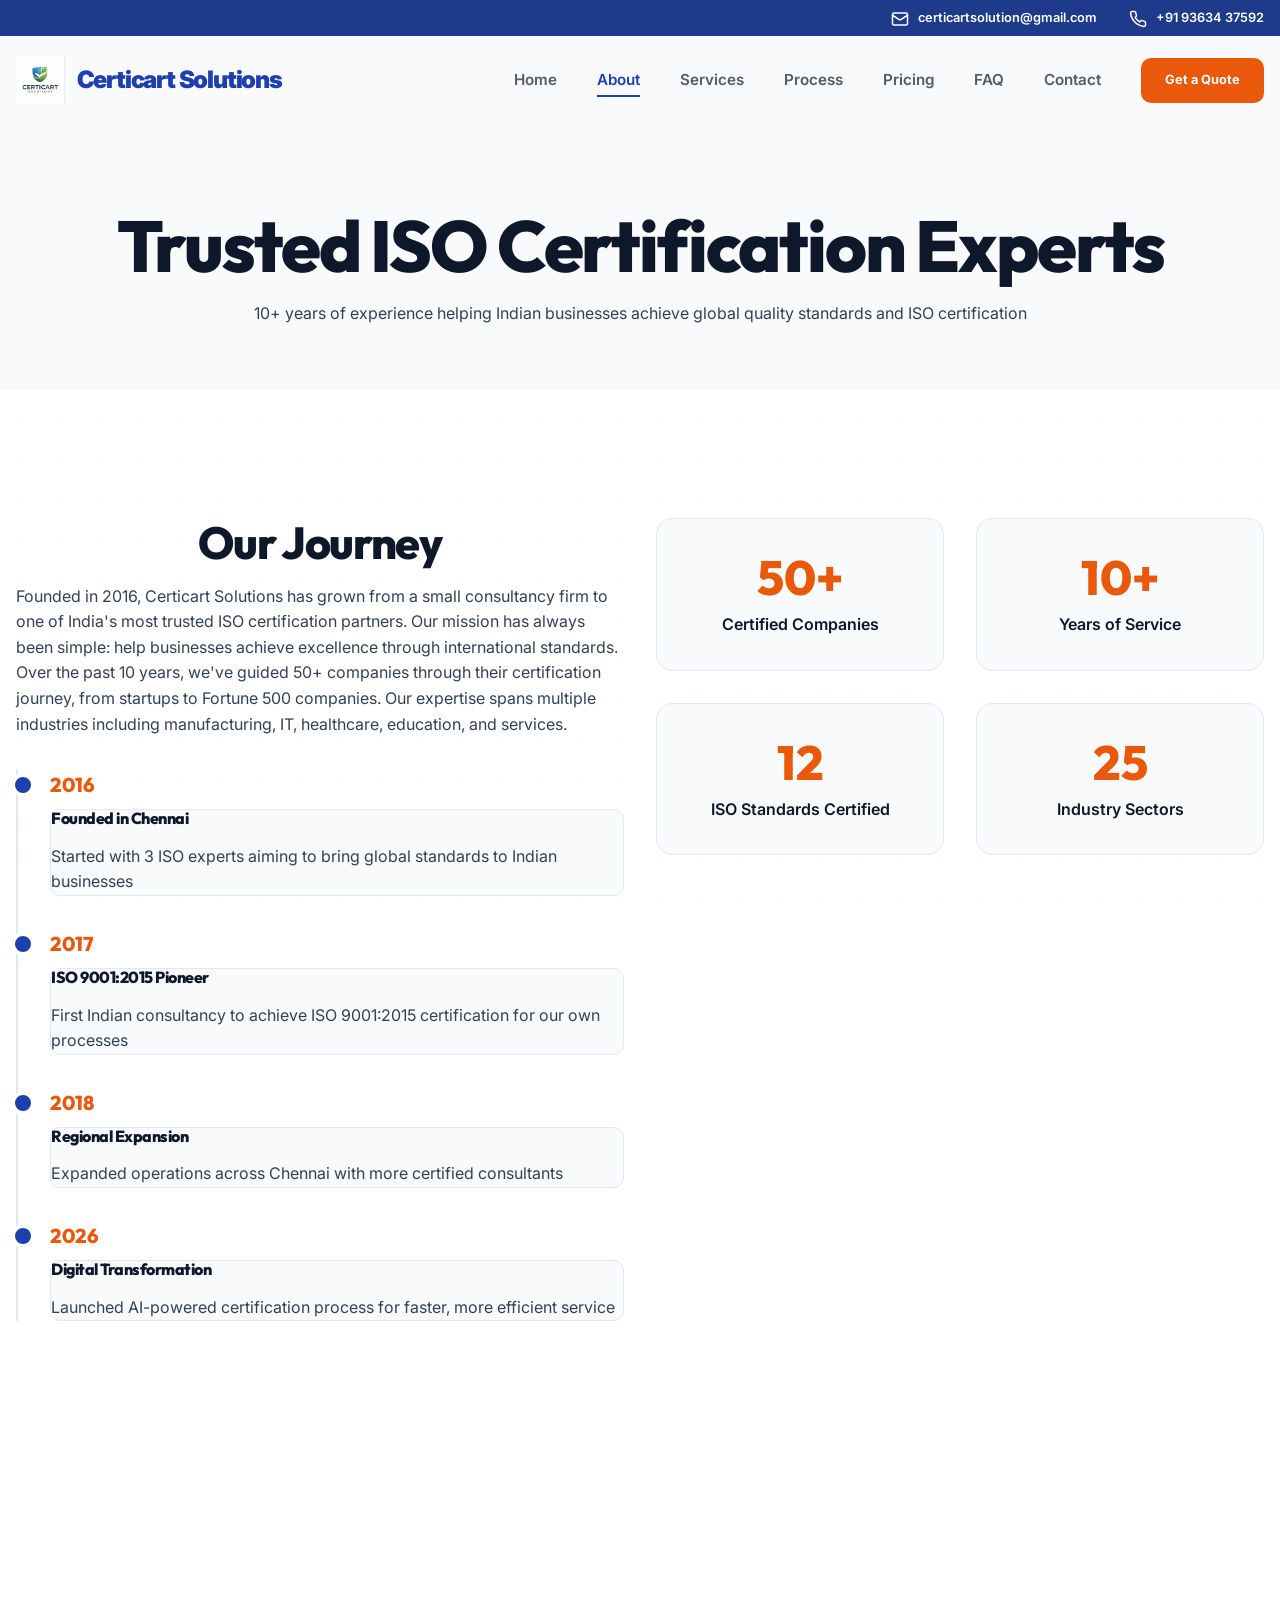
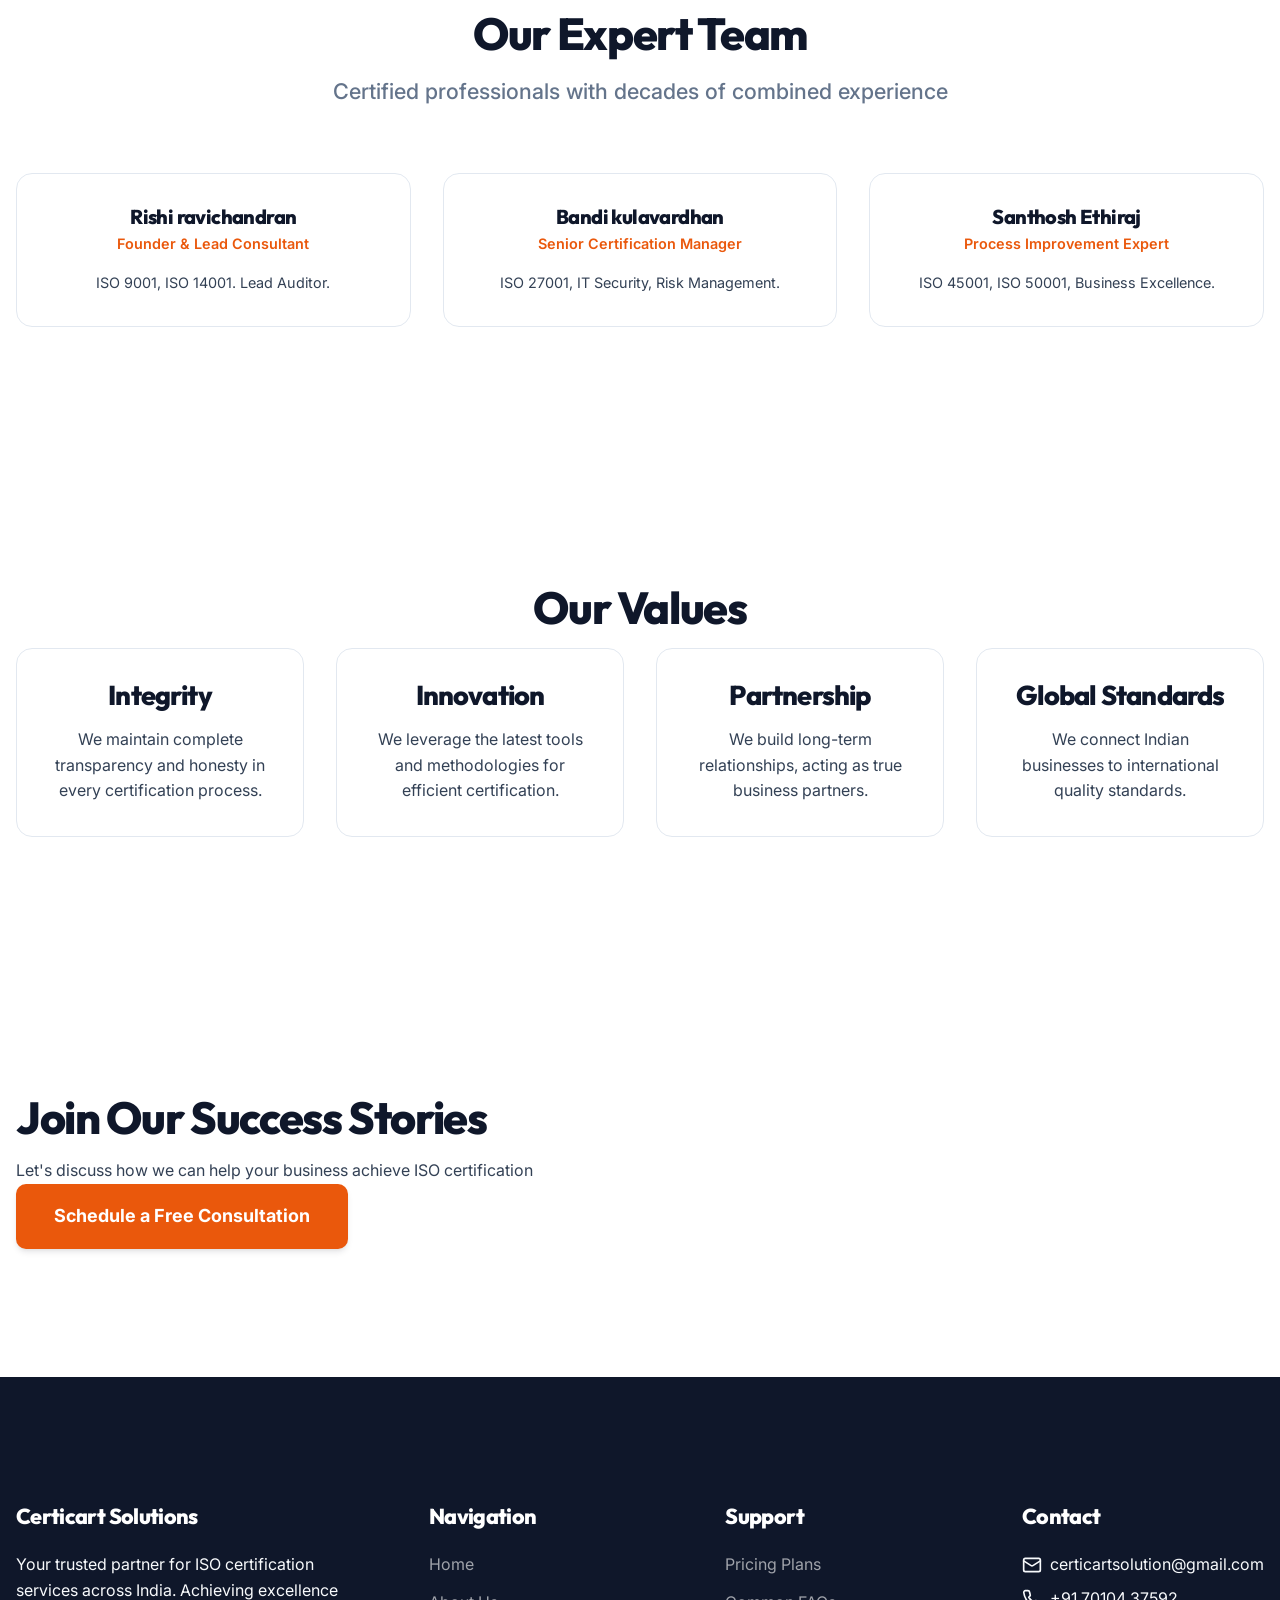
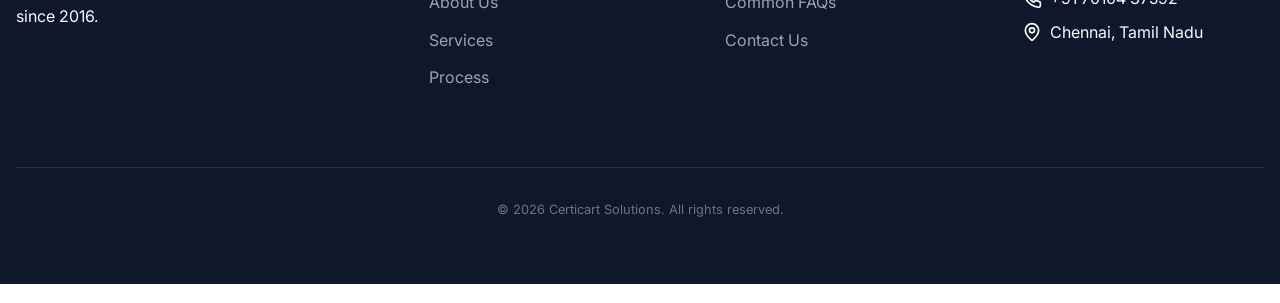
<file: about.html>
93634 37592<!DOCTYPE html>
<html lang="en">
<head>
    <meta charset="UTF-8">
    <meta name="viewport" content="width=device-width, initial-scale=1.0">
    <title>About Certicart Solutions | ISO Certification Experts</title>
    <meta name="description" content="Learn about Certicart Solutions - India's leading ISO certification consultancy with 10 years of experience in quality management systems.">
    <link rel="stylesheet" href="assets/css/style.css">
    <link rel="preconnect" href="https://fonts.googleapis.com">
    <link rel="preconnect" href="https://fonts.gstatic.com" crossorigin>
    <link href="https://fonts.googleapis.com/css2?family=Inter:wght@300;400;500;600;700&family=Outfit:wght@500;600;700;800&display=swap" rel="stylesheet">
    <link rel="icon" type="image/png" href="assets/logo.png">
</head>
<body>
    <!-- Header Navigation -->
    <header class="header">
        <div class="header-top-bar">
            <div class="container">
                <div class="header-top-item d-flex align-items-center">
                    <svg xmlns="http://www.w3.org/2000/svg" width="16" height="16" viewBox="0 0 24 24" fill="none" stroke="currentColor" stroke-width="2" stroke-linecap="round" stroke-linejoin="round" style="vertical-align: middle; margin-right: 6px;"><rect width="20" height="16" x="2" y="4" rx="2"/><path d="m22 7-8.97 5.7a1.94 1.94 0 0 1-2.06 0L2 7"/></svg> certicartsolution@gmail.com
                </div>
                <div class="header-top-item d-flex align-items-center">
                    <svg xmlns="http://www.w3.org/2000/svg" width="16" height="16" viewBox="0 0 24 24" fill="none" stroke="currentColor" stroke-width="2" stroke-linecap="round" stroke-linejoin="round" style="vertical-align: middle; margin-right: 6px;"><path d="M22 16.92v3a2 2 0 0 1-2.18 2 19.79 19.79 0 0 1-8.63-3.07 19.5 19.5 0 0 1-6-6 19.79 19.79 0 0 1-3.07-8.67A2 2 0 0 1 4.11 2h3a2 2 0 0 1 2 1.72 12.84 12.84 0 0 0 .7 2.81 2 2 0 0 1-.45 2.11L8.09 9.91a16 16 0 0 0 6 6l1.27-1.27a2 2 0 0 1 2.11-.45 12.84 12.84 0 0 0 2.81.7A2 2 0 0 1 22 16.92z"/></svg> +91 93634 37592
                </div>
            </div>
        </div>
        <div class="container">
            <div class="nav-wrapper">
                <a href="index.html" class="logo">
                    <img src="assets/logo.png" alt="Certicart Solutions Logo" class="logo-img">
                    <span class="logo-text">Certicart Solutions</span>
                </a>
                <nav class="nav-menu">
                    <a href="index.html" class="nav-link">Home</a>
                    <a href="about.html" class="nav-link active">About</a>
                    <a href="services.html" class="nav-link">Services</a>
                    <a href="process.html" class="nav-link">Process</a>
                    <a href="pricing.html" class="nav-link">Pricing</a>
                    <a href="faq.html" class="nav-link">FAQ</a>
                    <a href="contact.html" class="nav-link">Contact</a>
                    <a href="contact.html" class="nav-link nav-quote-btn">Get a Quote</a>
                </nav>
                <button class="mobile-menu-toggle" aria-label="Toggle menu">
                    <span></span>
                    <span></span>
                    <span></span>
                </button>
            </div>
        </div>
    </header>

    <!-- About Hero -->
    <section class="about-hero reveal">
        <div class="container">
            <div class="about-hero-content">
                <h1 class="about-title">Trusted ISO Certification Experts</h1>
                <p class="about-subtitle">10+ years of experience helping Indian businesses achieve global quality standards and ISO certification</p>
            </div>
        </div>
    </section>

    <!-- Our Story Section -->
    <section class="about-section reveal">
        <div class="container">
            <div class="row">
                <div class="col-lg-6">
                    <h2 class="section-title">Our Journey</h2>
                    <p class="lead-text">
                        Founded in 2016, Certicart Solutions has grown from a small consultancy firm to one of India's most trusted ISO certification partners. Our mission has always been simple: help businesses achieve excellence through international standards.
                    </p>
                    <p>
                        Over the past 10 years, we've guided 50+ companies through their certification journey, from startups to Fortune 500 companies. Our expertise spans multiple industries including manufacturing, IT, healthcare, education, and services.
                    </p>
                    <div class="history-timeline">
                        <div class="history-timeline-item">
                            <div class="timeline-year">2016</div>
                            <div class="timeline-content-box">
                                <h4>Founded in Chennai</h4>
                                <p>Started with 3 ISO experts aiming to bring global standards to Indian businesses</p>
                            </div>
                        </div>
                        <div class="history-timeline-item">
                            <div class="timeline-year">2017</div>
                            <div class="timeline-content-box">
                                <h4>ISO 9001:2015 Pioneer</h4>
                                <p>First Indian consultancy to achieve ISO 9001:2015 certification for our own processes</p>
                            </div>
                        </div>
                        <div class="history-timeline-item">
                            <div class="timeline-year">2018</div>
                            <div class="timeline-content-box">
                                <h4>Regional Expansion</h4>
                                <p>Expanded operations across Chennai with more certified consultants</p>
                            </div>
                        </div>
                        <div class="history-timeline-item">
                            <div class="timeline-year">2026</div>
                            <div class="timeline-content-box">
                                <h4>Digital Transformation</h4>
                                <p>Launched AI-powered certification process for faster, more efficient service</p>
                            </div>
                        </div>
                    </div>
                </div>
                <div class="col-lg-6">
                    <div class="stats-grid">
                        <div class="stat-item">
                            <div class="stat-number">50+</div>
                            <div class="stat-label">Certified Companies</div>
                        </div>
                        <div class="stat-item">
                            <div class="stat-number">10+</div>
                            <div class="stat-label">Years of Service</div>
                        </div>
                        <div class="stat-item">
                            <div class="stat-number">12</div>
                            <div class="stat-label">ISO Standards Certified</div>
                        </div>
                        <div class="stat-item">
                            <div class="stat-number">25</div>
                            <div class="stat-label">Industry Sectors</div>
                        </div>
                    </div>
                </div>
            </div>
        </div>
    </section>

    <!-- Our Team Section -->
    <section class="team-section reveal">
        <div class="container">
            <h2 class="section-title">Our Expert Team</h2>
            <p class="section-subtitle">Certified professionals with decades of combined experience</p>
            <div class="team-grid">
                <div class="team-member">
                    <div class="member-info">
                        <h3 class="member-name">Rishi ravichandran</h3>
                        <p class="member-title">Founder & Lead Consultant</p>
                        <p class="member-expertise">ISO 9001, ISO 14001. Lead Auditor.</p>
                    </div>
                </div>
                <div class="team-member">
                    <div class="member-info">
                        <h3 class="member-name">Bandi kulavardhan</h3>
                        <p class="member-title">Senior Certification Manager</p>
                        <p class="member-expertise">ISO 27001, IT Security, Risk Management.</p>
                    </div>
                </div>
                <div class="team-member">
                    <div class="member-info">
                        <h3 class="member-name">Santhosh Ethiraj</h3>
                        <p class="member-title">Process Improvement Expert</p>
                        <p class="member-expertise">ISO 45001, ISO 50001, Business Excellence.</p>
                    </div>
                </div>
            </div>
        </div>
    </section>

    <!-- Our Values -->
    <section class="values-section bg-light reveal">
        <div class="container">
            <h2 class="section-title text-center">Our Values</h2>
            <div class="values-grid">
                <div class="value-item">
                    <h3>Integrity</h3>
                    <p>We maintain complete transparency and honesty in every certification process.</p>
                </div>
                <div class="value-item">
                    <h3>Innovation</h3>
                    <p>We leverage the latest tools and methodologies for efficient certification.</p>
                </div>
                <div class="value-item">
                    <h3>Partnership</h3>
                    <p>We build long-term relationships, acting as true business partners.</p>
                </div>
                <div class="value-item">
                    <h3>Global Standards</h3>
                    <p>We connect Indian businesses to international quality standards.</p>
                </div>
            </div>
        </div>
    </section>

    <!-- CTA Section -->
    <section class="cta-section reveal">
        <div class="container">
            <div class="cta-content text-center">
                <h2 class="cta-title">Join Our Success Stories</h2>
                <p class="cta-subtitle">Let's discuss how we can help your business achieve ISO certification</p>
                <a href="contact.html" class="btn-primary">Schedule a Free Consultation</a>
            </div>
        </div>
    </section>

    <!-- Footer -->
    <footer class="footer">
        <div class="container">
            <div class="footer-content">
                <div class="footer-section">
                    <h4>Certicart Solutions</h4>
                    <p>Your trusted partner for ISO certification services across India. Achieving excellence since 2016.</p>
                </div>
                <div class="footer-section">
                    <h4>Navigation</h4>
                    <ul>
                        <li><a href="index.html">Home</a></li>
                        <li><a href="about.html">About Us</a></li>
                        <li><a href="services.html">Services</a></li>
                        <li><a href="process.html">Process</a></li>
                    </ul>
                </div>
                <div class="footer-section">
                    <h4>Support</h4>
                    <ul>
                        <li><a href="pricing.html">Pricing Plans</a></li>
                        <li><a href="faq.html">Common FAQs</a></li>
                        <li><a href="contact.html">Contact Us</a></li>
                    </ul>
                </div>
                <div class="footer-section">
                    <h4>Contact</h4>
                    <p style="display: flex; align-items: center; margin-bottom: 0.5rem;"><svg xmlns="http://www.w3.org/2000/svg" width="16" height="16" viewBox="0 0 24 24" fill="none" stroke="currentColor" stroke-width="2" stroke-linecap="round" stroke-linejoin="round" style="margin-right: 8px;"><rect width="20" height="16" x="2" y="4" rx="2"/><path d="m22 7-8.97 5.7a1.94 1.94 0 0 1-2.06 0L2 7"/></svg> certicartsolution@gmail.com</p>
                    <p style="display: flex; align-items: center; margin-bottom: 0.5rem;"><svg xmlns="http://www.w3.org/2000/svg" width="16" height="16" viewBox="0 0 24 24" fill="none" stroke="currentColor" stroke-width="2" stroke-linecap="round" stroke-linejoin="round" style="margin-right: 8px;"><path d="M22 16.92v3a2 2 0 0 1-2.18 2 19.79 19.79 0 0 1-8.63-3.07 19.5 19.5 0 0 1-6-6 19.79 19.79 0 0 1-3.07-8.67A2 2 0 0 1 4.11 2h3a2 2 0 0 1 2 1.72 12.84 12.84 0 0 0 .7 2.81 2 2 0 0 1-.45 2.11L8.09 9.91a16 16 0 0 0 6 6l1.27-1.27a2 2 0 0 1 2.11-.45 12.84 12.84 0 0 0 2.81.7A2 2 0 0 1 22 16.92z"/></svg> +91 70104 37592</p>
                    <p style="display: flex; align-items: center; margin-bottom: 0.5rem;"><svg xmlns="http://www.w3.org/2000/svg" width="16" height="16" viewBox="0 0 24 24" fill="none" stroke="currentColor" stroke-width="2" stroke-linecap="round" stroke-linejoin="round" style="margin-right: 8px;"><path d="M20 10c0 4.993-5.539 10.193-7.399 11.799a1 1 0 0 1-1.202 0C9.539 20.193 4 14.993 4 10a8 8 0 0 1 16 0"/><circle cx="12" cy="10" r="3"/></svg> Chennai, Tamil Nadu</p>
                </div>
            </div>
            <div class="footer-bottom">
                <p>&copy; 2026 Certicart Solutions. All rights reserved.</p>
            </div>
        </div>
    </footer>

    <button id="back-to-top" aria-label="Back to top">
        <span>↑</span>
    </button>
    <script src="assets/js/script.js"></script>
</body>
</html>
</file>
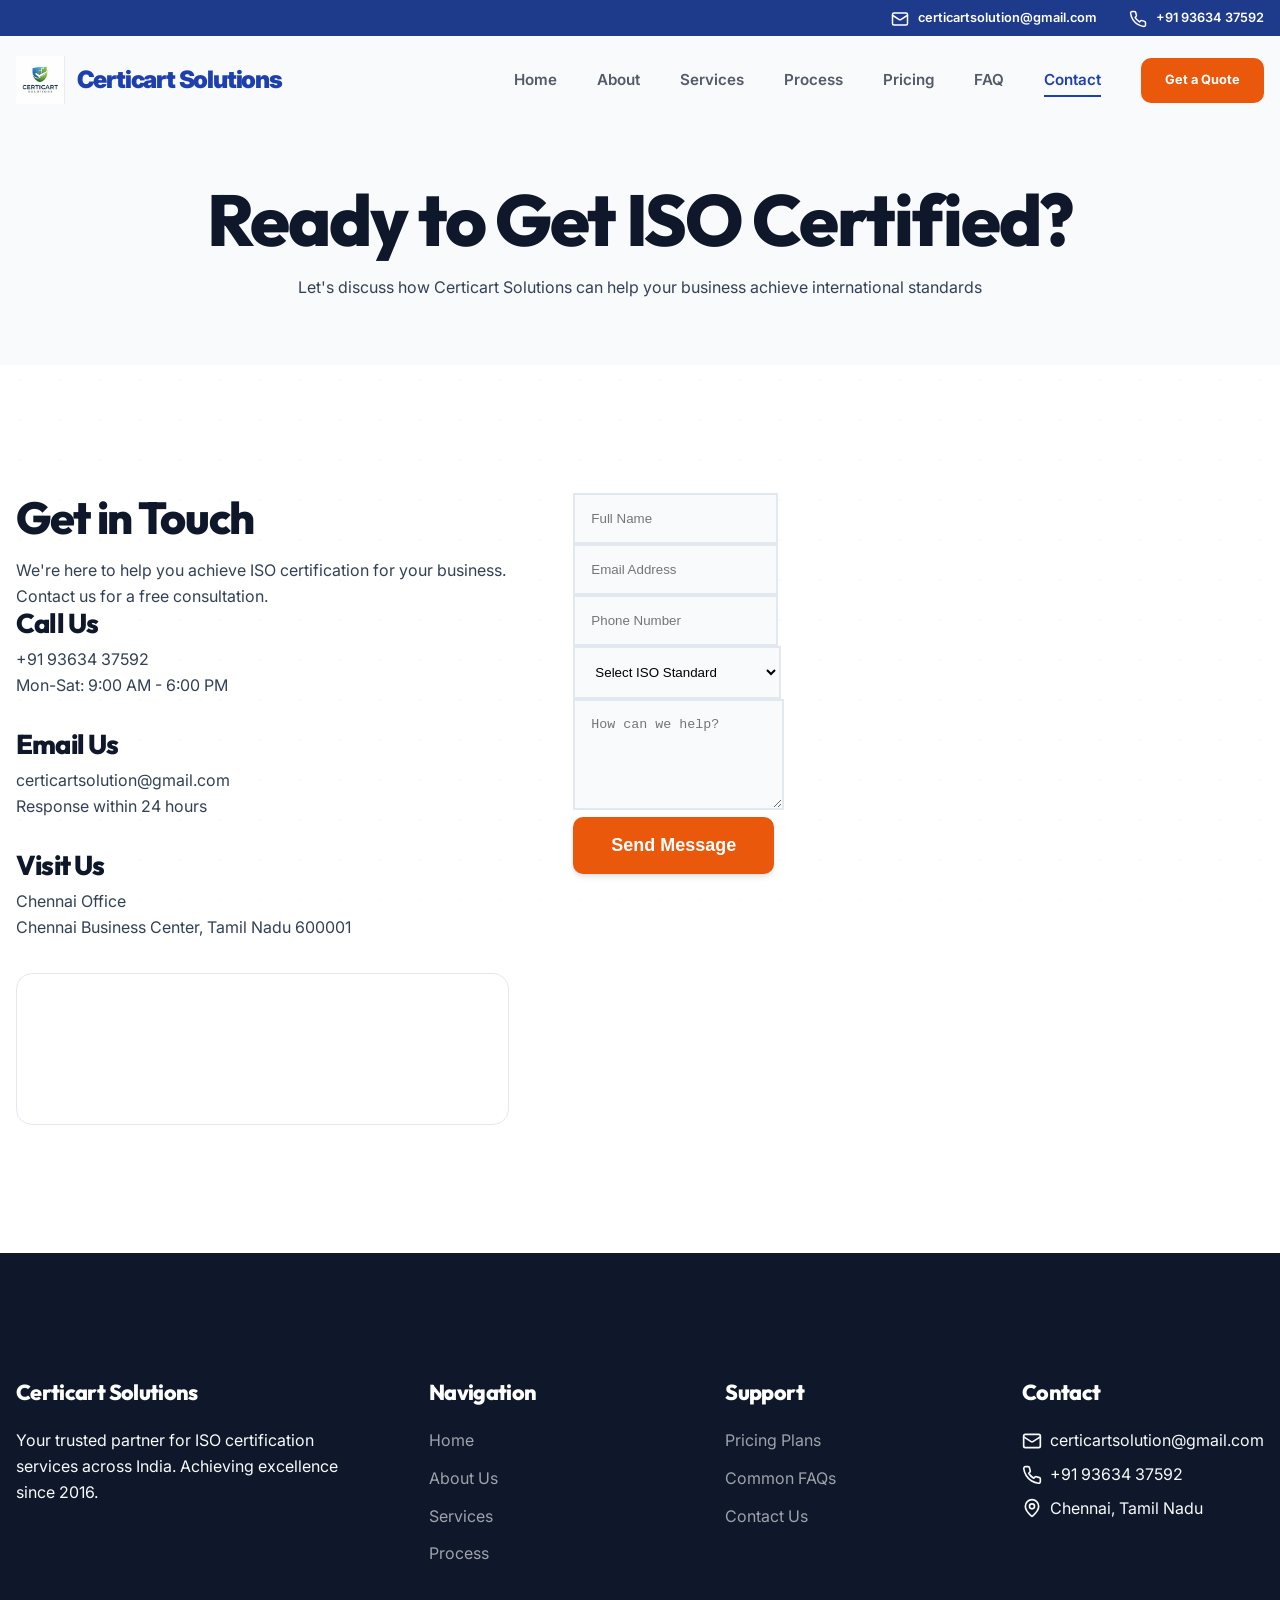
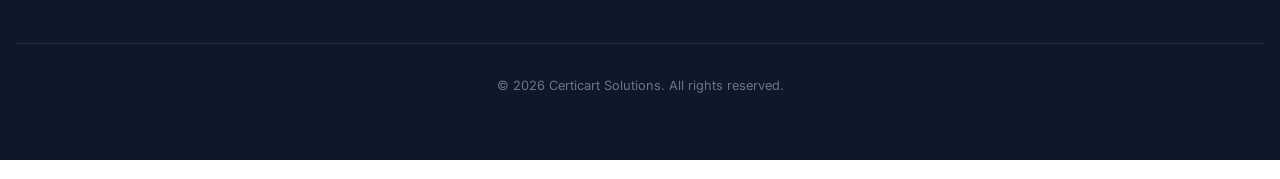
<file: contact.html>
<!DOCTYPE html>
<html lang="en">
<head>
    <meta charset="UTF-8">
    <meta name="viewport" content="width=device-width, initial-scale=1.0">
    <title>Contact Certicart Solutions | ISO Certification Experts</title>
    <meta name="description" content="Contact Certicart Solutions for ISO certification services in India. Call us at +91 93634 37592 or email certicartsolution@gmail.com">
    <link rel="stylesheet" href="assets/css/style.css">
    <link rel="preconnect" href="https://fonts.googleapis.com">
    <link rel="preconnect" href="https://fonts.gstatic.com" crossorigin>
    <link href="https://fonts.googleapis.com/css2?family=Inter:wght@300;400;500;600;700&family=Outfit:wght@500;600;700;800&display=swap" rel="stylesheet">
    <link rel="icon" type="image/png" href="assets/logo.png">
</head>
<body>
    <!-- Header Navigation -->
    <header class="header">
        <div class="header-top-bar">
            <div class="container">
                <div class="header-top-item d-flex align-items-center">
                    <svg xmlns="http://www.w3.org/2000/svg" width="16" height="16" viewBox="0 0 24 24" fill="none" stroke="currentColor" stroke-width="2" stroke-linecap="round" stroke-linejoin="round" style="vertical-align: middle; margin-right: 6px;"><rect width="20" height="16" x="2" y="4" rx="2"/><path d="m22 7-8.97 5.7a1.94 1.94 0 0 1-2.06 0L2 7"/></svg> certicartsolution@gmail.com
                </div>
                <div class="header-top-item d-flex align-items-center">
                    <svg xmlns="http://www.w3.org/2000/svg" width="16" height="16" viewBox="0 0 24 24" fill="none" stroke="currentColor" stroke-width="2" stroke-linecap="round" stroke-linejoin="round" style="vertical-align: middle; margin-right: 6px;"><path d="M22 16.92v3a2 2 0 0 1-2.18 2 19.79 19.79 0 0 1-8.63-3.07 19.5 19.5 0 0 1-6-6 19.79 19.79 0 0 1-3.07-8.67A2 2 0 0 1 4.11 2h3a2 2 0 0 1 2 1.72 12.84 12.84 0 0 0 .7 2.81 2 2 0 0 1-.45 2.11L8.09 9.91a16 16 0 0 0 6 6l1.27-1.27a2 2 0 0 1 2.11-.45 12.84 12.84 0 0 0 2.81.7A2 2 0 0 1 22 16.92z"/></svg> +91 93634 37592
                </div>
            </div>
        </div>
        <div class="container">
            <div class="nav-wrapper">
                <a href="index.html" class="logo">
                    <img src="assets/logo.png" alt="Certicart Solutions Logo" class="logo-img">
                    <span class="logo-text">Certicart Solutions</span>
                </a>
                <nav class="nav-menu">
                    <a href="index.html" class="nav-link">Home</a>
                    <a href="about.html" class="nav-link">About</a>
                    <a href="services.html" class="nav-link">Services</a>
                    <a href="process.html" class="nav-link">Process</a>
                    <a href="pricing.html" class="nav-link">Pricing</a>
                    <a href="faq.html" class="nav-link">FAQ</a>
                    <a href="contact.html" class="nav-link active">Contact</a>
                    <a href="contact.html" class="nav-link nav-quote-btn">Get a Quote</a>
                </nav>
                <button class="mobile-menu-toggle" aria-label="Toggle menu">
                    <span></span>
                    <span></span>
                    <span></span>
                </button>
            </div>
        </div>
    </header>

    <!-- Contact Hero -->
    <section class="contact-hero reveal">
        <div class="container">
            <div class="contact-hero-content">
                <h1 class="contact-title">Ready to Get ISO Certified?</h1>
                <p class="contact-subtitle">Let's discuss how Certicart Solutions can help your business achieve international standards</p>
            </div>
        </div>
    </section>

    <!-- Contact Section -->
    <section class="contact-section reveal">
        <div class="container">
            <div class="contact-grid">
                <div class="contact-info">
                    <h2 class="contact-title-section">Get in Touch</h2>
                    <p class="contact-description">We're here to help you achieve ISO certification for your business. Contact us for a free consultation.</p>

                    <div class="contact-methods">
                        <div class="contact-method">
                            <h3>Call Us</h3>
                            <p>+91 93634 37592</p>
                            <p>Mon-Sat: 9:00 AM - 6:00 PM</p>
                        </div>

                        <div class="contact-method">
                            <h3>Email Us</h3>
                            <p>certicartsolution@gmail.com</p>
                            <p>Response within 24 hours</p>
                        </div>

                        <div class="contact-method">
                            <h3>Visit Us</h3>
                            <p>Chennai Office</p>
                            <p>Chennai Business Center, Tamil Nadu 600001</p>
                        </div>
                    </div>

                    <div class="map-container">
                        <iframe src="https://www.google.com/maps/embed?pb=!1m18!1m12!1m3!1d3886.5!2d80.27!3d13.08!2m3!1f0!2f0!3f0!3m2!1i1024!2i768!4f13.1!3m3!1m2!1s0x0%3A0!2zMTPCsDA0JzQ4LjAiTiA4MMKwMTYnMTIuMCJF!5e0!3m2!1sen!2sin!4v1" width="100%" height="250" style="border:0; display:block;" allowfullscreen="" loading="lazy" referrerpolicy="no-referrer-when-downgrade"></iframe>
                    </div>
                </div>

                <div class="contact-form-section">
                    <form id="contactForm" class="contact-form">
                        <style>
                            .contact-form .form-group input,
                            .contact-form .form-group select,
                            .contact-form .form-group textarea {
                                border: 2px solid var(--border);
                                padding: 1rem;
                                transition: all 0.3s ease;
                                background-color: var(--bg-subtle);
                            }
                            .contact-form .form-group input:focus,
                            .contact-form .form-group select:focus,
                            .contact-form .form-group textarea:focus {
                                border-color: var(--primary);
                                box-shadow: 0 0 0 4px rgba(30, 64, 175, 0.1);
                                background-color: #ffffff;
                            }
                            .map-container {
                                margin-top: 2rem;
                                border-radius: var(--radius-lg);
                                overflow: hidden;
                                border: 1px solid var(--border);
                            }
                        </style>
                        <div class="form-group">
                            <input type="text" id="name" name="name" required placeholder="Full Name">
                        </div>
                        <div class="form-group">
                            <input type="email" id="email" name="email" required placeholder="Email Address">
                        </div>
                        <div class="form-group">
                            <input type="phone" id="phone" name="phone" required placeholder="Phone Number">
                        </div>
                        <div class="form-group">
                            <select id="service" name="service" required>
                                <option value="">Select ISO Standard</option>
                                <option value="9001">ISO 9001 (Quality)</option>
                                <option value="14001">ISO 14001 (Environment)</option>
                                <option value="27001">ISO 27001 (Security)</option>
                                <option value="other">Other Standard</option>
                            </select>
                        </div>
                        <div class="form-group">
                            <textarea id="message" name="message" rows="5" required placeholder="How can we help?"></textarea>
                        </div>
                        <div class="form-submit">
                            <button type="submit" class="btn-primary">Send Message</button>
                        </div>
                    </form>
                    <div id="formMessage" class="form-message"></div>
                </div>
            </div>
        </div>
    </section>

    <!-- Footer -->
    <footer class="footer">
        <div class="container">
            <div class="footer-content">
                <div class="footer-section">
                    <h4>Certicart Solutions</h4>
                    <p>Your trusted partner for ISO certification services across India. Achieving excellence since 2016.</p>
                </div>
                <div class="footer-section">
                    <h4>Navigation</h4>
                    <ul>
                        <li><a href="index.html">Home</a></li>
                        <li><a href="about.html">About Us</a></li>
                        <li><a href="services.html">Services</a></li>
                        <li><a href="process.html">Process</a></li>
                    </ul>
                </div>
                <div class="footer-section">
                    <h4>Support</h4>
                    <ul>
                        <li><a href="pricing.html">Pricing Plans</a></li>
                        <li><a href="faq.html">Common FAQs</a></li>
                        <li><a href="contact.html">Contact Us</a></li>
                    </ul>
                </div>
                <div class="footer-section">
                    <h4>Contact</h4>
                    <p style="display: flex; align-items: center; margin-bottom: 0.5rem;"><svg xmlns="http://www.w3.org/2000/svg" width="16" height="16" viewBox="0 0 24 24" fill="none" stroke="currentColor" stroke-width="2" stroke-linecap="round" stroke-linejoin="round" style="margin-right: 8px;"><rect width="20" height="16" x="2" y="4" rx="2"/><path d="m22 7-8.97 5.7a1.94 1.94 0 0 1-2.06 0L2 7"/></svg> certicartsolution@gmail.com</p>
                    <p style="display: flex; align-items: center; margin-bottom: 0.5rem;"><svg xmlns="http://www.w3.org/2000/svg" width="16" height="16" viewBox="0 0 24 24" fill="none" stroke="currentColor" stroke-width="2" stroke-linecap="round" stroke-linejoin="round" style="margin-right: 8px;"><path d="M22 16.92v3a2 2 0 0 1-2.18 2 19.79 19.79 0 0 1-8.63-3.07 19.5 19.5 0 0 1-6-6 19.79 19.79 0 0 1-3.07-8.67A2 2 0 0 1 4.11 2h3a2 2 0 0 1 2 1.72 12.84 12.84 0 0 0 .7 2.81 2 2 0 0 1-.45 2.11L8.09 9.91a16 16 0 0 0 6 6l1.27-1.27a2 2 0 0 1 2.11-.45 12.84 12.84 0 0 0 2.81.7A2 2 0 0 1 22 16.92z"/></svg> +91 93634 37592</p>
                    <p style="display: flex; align-items: center; margin-bottom: 0.5rem;"><svg xmlns="http://www.w3.org/2000/svg" width="16" height="16" viewBox="0 0 24 24" fill="none" stroke="currentColor" stroke-width="2" stroke-linecap="round" stroke-linejoin="round" style="margin-right: 8px;"><path d="M20 10c0 4.993-5.539 10.193-7.399 11.799a1 1 0 0 1-1.202 0C9.539 20.193 4 14.993 4 10a8 8 0 0 1 16 0"/><circle cx="12" cy="10" r="3"/></svg> Chennai, Tamil Nadu</p>
                </div>
            </div>
            <div class="footer-bottom">
                <p>&copy; 2026 Certicart Solutions. All rights reserved.</p>
            </div>
        </div>
    </footer>

    <button id="back-to-top" aria-label="Back to top">
        <span>↑</span>
    </button>
    <script src="assets/js/script.js"></script>
    <script>
        // Contact Form Handler
        document.getElementById('contactForm').addEventListener('submit', function(e) {
            e.preventDefault();

            // Get form data
            const formData = new FormData(this);
            const data = Object.fromEntries(formData);

            // Simulate form submission
            const formMessage = document.getElementById('formMessage');
            formMessage.innerHTML = `
                <div class="message-success">
                    <h3>Thank You!</h3>
                    <p>Your message has been sent successfully. Our ISO expert will contact you within 24 hours.</p>
                </div>
            `;

            // Reset form
            this.reset();

            // Log form data (in real app, send to server)
            console.log('Contact form submitted:', data);
        });

        // Quick Contact Form Handler
        document.getElementById('quickForm').addEventListener('submit', function(e) {
            e.preventDefault();

            const message = document.getElementById('formMessage');
            message.innerHTML = `
                <div class="message-success">
                    <h3>Quote Request Received!</h3>
                    <p>We'll send you a personalized quote within 2-4 hours.</p>
                </div>
            `;

            this.reset();
        });

        // Add smooth scroll to anchor links
        document.querySelectorAll('a[href^="#"]').forEach(anchor => {
            anchor.addEventListener('click', function (e) {
                e.preventDefault();
                const target = document.querySelector(this.getAttribute('href'));
                if (target) {
                    target.scrollIntoView({
                        behavior: 'smooth',
                        block: 'start'
                    });
                }
            });
        });
    </script>
</body>
</html>
</file>
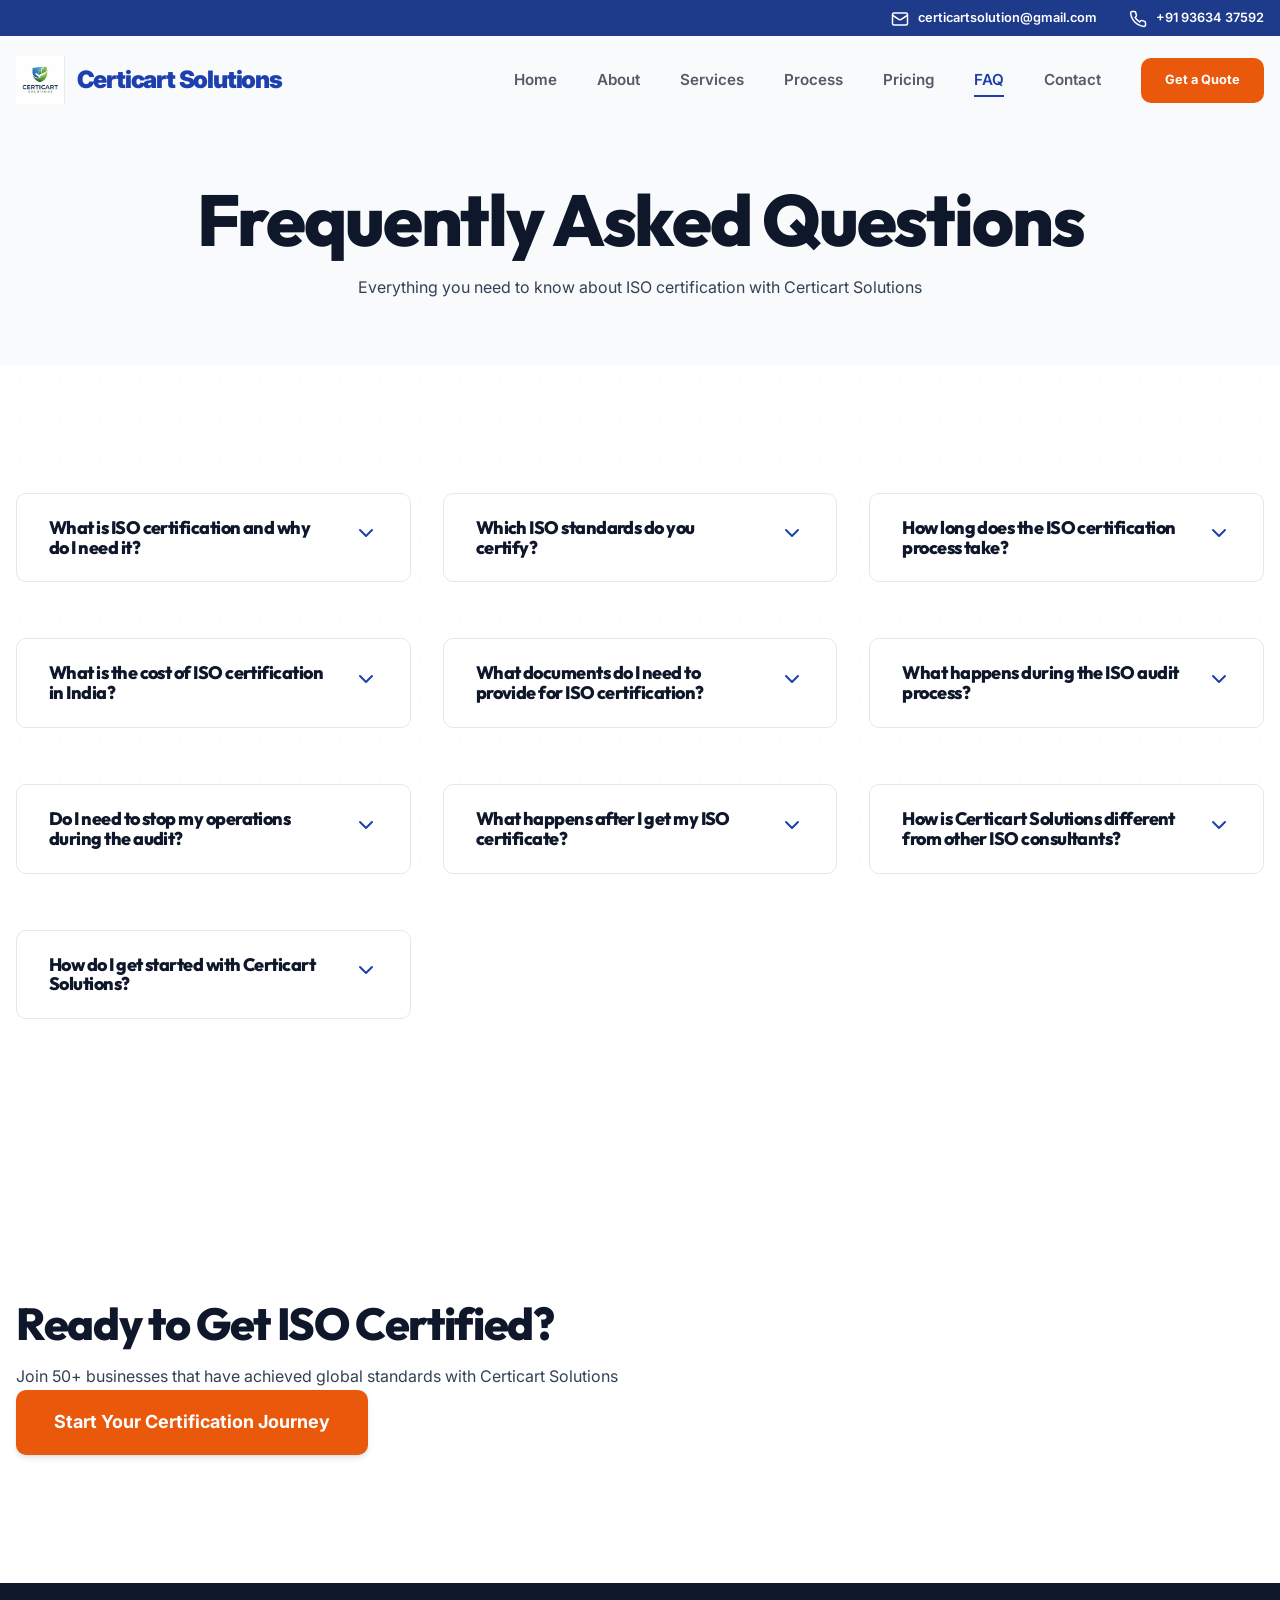
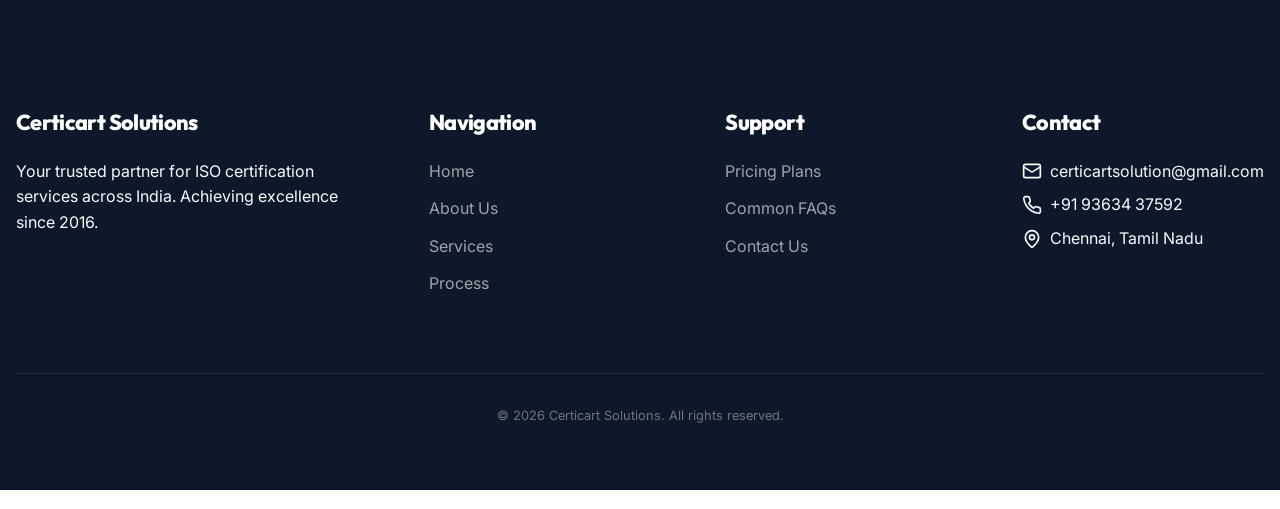
<file: faq.html>
<!DOCTYPE html>
<html lang="en">
<head>
    <meta charset="UTF-8">
    <meta name="viewport" content="width=device-width, initial-scale=1.0">
    <title>FAQ - Certicart Solutions | ISO Certification Experts</title>
    <meta name="description" content="Frequently asked questions about ISO certification process, costs, timeline, and requirements. Get answers from Certicart Solutions.">
    <link rel="stylesheet" href="assets/css/style.css">
    <link rel="preconnect" href="https://fonts.googleapis.com">
    <link rel="preconnect" href="https://fonts.gstatic.com" crossorigin>
    <link href="https://fonts.googleapis.com/css2?family=Inter:wght@300;400;500;600;700&family=Outfit:wght@500;600;700;800&display=swap" rel="stylesheet">
    <link rel="icon" type="image/png" href="assets/logo.png">
</head>
<body>
    <!-- Header Navigation -->
    <header class="header">
        <div class="header-top-bar">
            <div class="container">
                <div class="header-top-item d-flex align-items-center">
                    <svg xmlns="http://www.w3.org/2000/svg" width="16" height="16" viewBox="0 0 24 24" fill="none" stroke="currentColor" stroke-width="2" stroke-linecap="round" stroke-linejoin="round" style="vertical-align: middle; margin-right: 6px;"><rect width="20" height="16" x="2" y="4" rx="2"/><path d="m22 7-8.97 5.7a1.94 1.94 0 0 1-2.06 0L2 7"/></svg> certicartsolution@gmail.com
                </div>
                <div class="header-top-item d-flex align-items-center">
                    <svg xmlns="http://www.w3.org/2000/svg" width="16" height="16" viewBox="0 0 24 24" fill="none" stroke="currentColor" stroke-width="2" stroke-linecap="round" stroke-linejoin="round" style="vertical-align: middle; margin-right: 6px;"><path d="M22 16.92v3a2 2 0 0 1-2.18 2 19.79 19.79 0 0 1-8.63-3.07 19.5 19.5 0 0 1-6-6 19.79 19.79 0 0 1-3.07-8.67A2 2 0 0 1 4.11 2h3a2 2 0 0 1 2 1.72 12.84 12.84 0 0 0 .7 2.81 2 2 0 0 1-.45 2.11L8.09 9.91a16 16 0 0 0 6 6l1.27-1.27a2 2 0 0 1 2.11-.45 12.84 12.84 0 0 0 2.81.7A2 2 0 0 1 22 16.92z"/></svg> +91 93634 37592
                </div>
            </div>
        </div>
        <div class="container">
            <div class="nav-wrapper">
                <a href="index.html" class="logo">
                    <img src="assets/logo.png" alt="Certicart Solutions Logo" class="logo-img">
                    <span class="logo-text">Certicart Solutions</span>
                </a>
                <nav class="nav-menu">
                    <a href="index.html" class="nav-link">Home</a>
                    <a href="about.html" class="nav-link">About</a>
                    <a href="services.html" class="nav-link">Services</a>
                    <a href="process.html" class="nav-link">Process</a>
                    <a href="pricing.html" class="nav-link">Pricing</a>
                    <a href="faq.html" class="nav-link active">FAQ</a>
                    <a href="contact.html" class="nav-link">Contact</a>
                    <a href="contact.html" class="nav-link nav-quote-btn">Get a Quote</a>
                </nav>
                <button class="mobile-menu-toggle" aria-label="Toggle menu">
                    <span></span>
                    <span></span>
                    <span></span>
                </button>
            </div>
        </div>
    </header>

    <!-- FAQ Hero -->
    <section class="faq-hero reveal">
        <div class="container">
            <div class="faq-hero-content">
                <h1 class="faq-title">Frequently Asked Questions</h1>
                <p class="faq-subtitle">Everything you need to know about ISO certification with Certicart Solutions</p>
            </div>
        </div>
    </section>

    <!-- FAQ Content -->
    <section class="faq-section reveal">
        <div class="container">
            <div class="faq-grid">
                <div class="faq-item">
                    <div class="faq-question">
                        <h3>What is ISO certification and why do I need it?</h3>
                        <span class="faq-toggle"><svg xmlns="http://www.w3.org/2000/svg" width="24" height="24" viewBox="0 0 24 24" fill="none" stroke="currentColor" stroke-width="2" stroke-linecap="round" stroke-linejoin="round"><path d="m6 9 6 6 6-6"/></svg></span>
                    </div>
                    <div class="faq-answer">
                        <p>ISO (International Organization for Standardization) certification is a globally recognized standard that demonstrates your company's commitment to quality, safety, environmental responsibility, or information security. It helps you:</p>
                        <ul>
                            <li>Build customer trust and credibility</li>
                            <li>Improve operational efficiency</li>
                            <li>Access new markets and customers</li>
                            <li>Reduce costs through better processes</li>
                            <li>Demonstrate regulatory compliance</li>
                        </ul>
                    </div>
                </div>

                <div class="faq-item">
                    <div class="faq-question">
                        <h3>Which ISO standards do you certify?</h3>
                        <span class="faq-toggle"><svg xmlns="http://www.w3.org/2000/svg" width="24" height="24" viewBox="0 0 24 24" fill="none" stroke="currentColor" stroke-width="2" stroke-linecap="round" stroke-linejoin="round"><path d="m6 9 6 6 6-6"/></svg></span>
                    </div>
                    <div class="faq-answer">
                        <p>Certicart Solutions provides certification for multiple ISO standards including:</p>
                        <ul>
                            <li><strong>ISO 9001:2015</strong> - Quality Management Systems</li>
                            <li><strong>ISO 14001:2015</strong> - Environmental Management Systems</li>
                            <li><strong>ISO 27001:2022</strong> - Information Security Management</li>
                            <li><strong>ISO 45001:2018</strong> - Occupational Health & Safety</li>
                            <li><strong>ISO 50001:2018</strong> - Energy Management Systems</li>
                            <li><strong>ISO 37001:2016</strong> - Anti-bribery Management Systems</li>
                            <li><strong>ISO 22000:2018</strong> - Food Safety Management</li>
                            <li><strong>ISO 20000-1:2018</strong> - IT Service Management</li>
                        </ul>
                        <p>We can also help with industry-specific certifications tailored to your needs.</p>
                    </div>
                </div>

                <div class="faq-item">
                    <div class="faq-question">
                        <h3>How long does the ISO certification process take?</h3>
                        <span class="faq-toggle"><svg xmlns="http://www.w3.org/2000/svg" width="24" height="24" viewBox="0 0 24 24" fill="none" stroke="currentColor" stroke-width="2" stroke-linecap="round" stroke-linejoin="round"><path d="m6 9 6 6 6-6"/></svg></span>
                    </div>
                    <div class="faq-answer">
                        <p>The timeline varies based on several factors:
                        </p>
                        <ul>
                            <li><strong>Small businesses (under 50 employees):</strong> 3-6 months</li>
                            <li><strong>Medium businesses (50-500 employees):</strong> 4-8 months</li>
                            <li><strong>Large corporations (500+ employees):</strong> 6-12 months</li>
                        </ul>
                        <p><strong>Factors affecting timeline:</strong>
                        </p>
                        <ul>
                            <li>Current state of your documentation</li>
                            <li>Complexity of your operations</li>
                            <li>Staff availability for implementation</li>
                            <li>Regulatory requirements in your industry</li>
                        </ul>
                        <p>Our fast-track process helps most clients achieve certification within 8-12 weeks on average.</p>
                    </div>
                </div>

                <div class="faq-item">
                    <div class="faq-question">
                        <h3>What is the cost of ISO certification in India?</h3>
                        <span class="faq-toggle"><svg xmlns="http://www.w3.org/2000/svg" width="24" height="24" viewBox="0 0 24 24" fill="none" stroke="currentColor" stroke-width="2" stroke-linecap="round" stroke-linejoin="round"><path d="m6 9 6 6 6-6"/></svg></span>
                    </div>
                    <div class="faq-answer">
                        <p>ISO certification costs vary based on organization size, complexity, and chosen standard. Here's our transparent pricing structure:
                        </p>
                        <div class="pricing-summary">
                            <div class="price-item">
                                <strong>Small Business (Up to 50 employees):</strong><br>
                                ₹15,000 - ₹25,000
                            </div>
                            <div class="price-item">
                                <strong>Medium Business (51-500 employees):</strong><br>
                                ₹25,000 - ₹45,000
                            </div>
                            <div class="price-item">
                                <strong>Large Corporation (500+ employees):</strong><br>
                                ₹45,000 - ₹80,000
                            </div>
                        </div>
                        <p><strong>What's included:</strong>
                        </p>
                        <ul>
                            <li>Initial gap analysis and documentation review</li>
                            <li>Implementation guidance and support</li>
                            <li>Training for key personnel</li>
                            <li>Audit fees (1 main audit + 1 certification audit)</li>
                            <li>Certification body fees</li>
                            <li>3-year certificate maintenance</li>
                        </ul>
                        <p>Note: Prices may vary based on specific requirements and industry.</p>
                    </div>
                </div>

                <div class="faq-item">
                    <div class="faq-question">
                        <h3>What documents do I need to provide for ISO certification?</h3>
                        <span class="faq-toggle"><svg xmlns="http://www.w3.org/2000/svg" width="24" height="24" viewBox="0 0 24 24" fill="none" stroke="currentColor" stroke-width="2" stroke-linecap="round" stroke-linejoin="round"><path d="m6 9 6 6 6-6"/></svg></span>
                    </div>
                    <div class="faq-answer">
                        <p>We'll guide you through preparing the necessary documentation. Generally, you'll need:
                        </p>
                        <ul>
                            <li><strong>Company Registration Documents:</strong>
                                Business registration, PAN card, GST registration
                            </li>
                            <li><strong>Organizational Structure:</strong>
                                Company hierarchy, department details, role descriptions
                            </li>
                            <li><strong>Quality Manuals/Policies:</strong>
                                Quality policy, objectives, procedures for key processes
                            </li>
                            <li><strong>Process Documentation:</strong>
                                Flowcharts, work instructions, forms and templates
                            </li>
                            <li><strong>Performance Records:</strong>
                                Internal audit reports, management review meetings, corrective actions
                            </li>
                            <li><strong>Training Records:</strong>
                                Employee training certificates and attendance records
                            </li>
                        </ul>
                        <p>Don't worry if you don't have everything organized - our consultants will help you prepare and organize all required documents.</p>
                    </div>
                </div>

                <div class="faq-item">
                    <div class="faq-question">
                        <h3>What happens during the ISO audit process?</h3>
                        <span class="faq-toggle"><svg xmlns="http://www.w3.org/2000/svg" width="24" height="24" viewBox="0 0 24 24" fill="none" stroke="currentColor" stroke-width="2" stroke-linecap="round" stroke-linejoin="round"><path d="m6 9 6 6 6-6"/></svg></span>
                    </div>
                    <div class="faq-answer">
                        <p>The ISO certification audit typically has two phases:
                        </p>
                        <div class="audit-phases">
                            <div class="audit-phase">
                                <h3><strong>Phase 1 - Documentation Review (1 day)</strong></h3>
                                <p>The lead auditor reviews all your documentation and processes. They verify that your management system is properly designed and implemented. No major findings expected at this stage.</p>
                            </div>
                            <div class="audit-phase">
                                <h3><strong>Phase 2 - Implementation Audit (2-3 days)</strong></h3>
                                <p>The audit team conducts on-site verification:
                                </p>
                                <ul>
                                    <li>Interviews with key personnel</li>
                                    <li>Observation of processes in action</li>
                                    <li>Review of records and evidence</li>
                                    <li>Checking compliance with ISO requirements</li>
                                </ul>
                                <p>Minor observations are noted during the audit and must be corrected before certification.</p>
                            </div>
                        </div>
                        <p><strong>After the audit:</strong>
                        </p>
                        <ul>
                            <li>We'll receive the audit report within 10-14 days</li>
                            <li>If minor observations exist, we'll help you implement corrective actions</li>
                            <li>A follow-up verification audit may be required</li>
                            <li>Upon successful resolution, you receive your ISO certificate (valid for 3 years)</li>
                        </ul>
                    </div>
                </div>

                <div class="faq-item">
                    <div class="faq-question">
                        <h3>Do I need to stop my operations during the audit?</h3>
                        <span class="faq-toggle"><svg xmlns="http://www.w3.org/2000/svg" width="24" height="24" viewBox="0 0 24 24" fill="none" stroke="currentColor" stroke-width="2" stroke-linecap="round" stroke-linejoin="round"><path d="m6 9 6 6 6-6"/></svg></span>
                    </div>
                    <div class="faq-answer">
                        <p><strong>No, you don't need to stop your operations!</strong> In fact, the audit team prefers to see your systems working normally.
                        </p>
                        <p>What to expect:
                        </p>
                        <ul>
                            <li><strong>Schedule the audit**</strong> around your business hours</li>
                            <li>Provide access to relevant areas and personnel</li>
                            <li>Show real processes and documentation in use</li>
                            <li>Be prepared to answer questions about your management system</li>
                        </ul>
                        <p>We'll prepare you thoroughly so the audit process runs smoothly with minimal disruption to your business.</p>
                    </div>
                </div>

                <div class="faq-item">
                    <div class="faq-question">
                        <h3>What happens after I get my ISO certificate?</h3>
                        <span class="faq-toggle"><svg xmlns="http://www.w3.org/2000/svg" width="24" height="24" viewBox="0 0 24 24" fill="none" stroke="currentColor" stroke-width="2" stroke-linecap="round" stroke-linejoin="round"><path d="m6 9 6 6 6-6"/></svg></span>
                    </div>
                    <div class="faq-answer">
                        <p>Getting your ISO certificate is just the beginning! Here's what happens next:
                        </p>
                        <div class="certificate-benefits">
                            <h4><strong>Immediate Benefits:</strong></h4>
                            <ul>
                                <li>Display the ISO certificate and license on your website and marketing materials</li>
                                <li>Use "ISO Certified" in your company name and communications</li>
                                <li>Access to new business opportunities requiring ISO certification</li>
                            </ul>
                        </div>
                        <div class="certificate-benefits">
                            <h4><strong>Ongoing Requirements:</strong></h4>
                            <ul>
                                <li><strong>Surveillance Audits:</strong> Annual audits to ensure continued compliance</li>
                                <li><strong>Internal Audits:</strong> Regular internal reviews of your management system</li>
                                <li><strong>Management Review:</strong> Quarterly reviews to assess effectiveness</li>
                                <li><strong>Continual Improvement:</strong> Regular updates to processes and procedures</li>
                            </ul>
                        </div>
                        <p>We provide ongoing support to help you maintain your certification and continuously improve your management system.</p>
                    </div>
                </div>

                <div class="faq-item">
                    <div class="faq-question">
                        <h3>How is Certicart Solutions different from other ISO consultants?</h3>
                        <span class="faq-toggle"><svg xmlns="http://www.w3.org/2000/svg" width="24" height="24" viewBox="0 0 24 24" fill="none" stroke="currentColor" stroke-width="2" stroke-linecap="round" stroke-linejoin="round"><path d="m6 9 6 6 6-6"/></svg></span>
                    </div>
                    <div class="faq-answer">
                        <p><strong>Certicart Solutions stands out for several reasons:</strong>
                        </p>
                        <div class="differentiators">
                            <div class="differentiator">
                                <h4>Fast Certification</h4>
                                <p>Average 8-12 weeks vs industry standard of 6-12 months</p>
                            </div>
                            <div class="differentiator">
                                <h4>Transparent Pricing</h4>
                                <p>No hidden costs, clear pricing structure with no surprises</p>
                            </div>
                            <div class="differentiator">
                                <h4>Local Expertise, Global Standards</h4>
                                <p>Deep understanding of Indian business environment with global certification standards</p>
                            </div>
                            <div class="differentiator">
                                <h4>Proven Track Record</h4>
                                <p>50+ successful certifications with 98% first-time success rate</p>
                            </div>
                            <div class="differentiator">
                                <h4>Partner Approach</h4>
                                <p>We act as your long-term partner, not just a consultant</p>
                            </div>
                            <div class="differentiator">
                                <h4>Complete Support</h4>
                                <p>End-to-end service from gap analysis to certification and maintenance</p>
                            </div>
                        </div>
                        <p>Our commitment to excellence and customer success makes us the preferred choice for ISO certification in India.</p>
                    </div>
                </div>

                <div class="faq-item">
                    <div class="faq-question">
                        <h3>How do I get started with Certicart Solutions?</h3>
                        <span class="faq-toggle"><svg xmlns="http://www.w3.org/2000/svg" width="24" height="24" viewBox="0 0 24 24" fill="none" stroke="currentColor" stroke-width="2" stroke-linecap="round" stroke-linejoin="round"><path d="m6 9 6 6 6-6"/></svg></span>
                    </div>
                    <div class="faq-answer">
                        <p>Getting started is simple and completely risk-free:
                        </p>
                        <div class="getting-started">
                            <h4><strong>Step 1: Initial Consultation (Free)</strong></h4>
                            <p>Schedule a 30-minute consultation call to discuss your needs and requirements.</p>
                        </div>
                        <div class="getting-started">
                            <h4><strong>Step 2: Gap Analysis (Fixed Fee)</strong></h4>
                            <p>We conduct a comprehensive gap analysis to identify areas needing improvement and provide a roadmap to certification.</p>
                        </div>
                        <div class="getting-started">
                            <h4><strong>Step 3: Implementation Support</strong></h4>
                            <p>Our consultants guide you through implementing required changes and preparing for certification.</p>
                        </div>
                        <div class="getting-started">
                            <h4><strong>Step 4: Certification</strong></h4>
                            <p>We manage the entire certification process, ensuring you achieve ISO certification with minimal disruption.</p>
                        </div>
                        <p><strong>Contact us today</strong> to schedule your free consultation and take the first step toward ISO certification!</p>
                        <div class="cta-buttons">
                            <a href="contact.html" class="btn-primary">Schedule Free Consultation</a>
                            <a href="process.html" class="btn-secondary">Learn More About Process</a>
                        </div>
                    </div>
                </div>
            </div>
        </div>
    </section>

    <!-- CTA Section -->
    <section class="cta-section bg-light reveal">
        <div class="container">
            <div class="cta-content text-center">
                <h2 class="cta-title">Ready to Get ISO Certified?</h2>
                <p class="cta-subtitle">Join 50+ businesses that have achieved global standards with Certicart Solutions</p>
                <a href="contact.html" class="btn-primary">Start Your Certification Journey</a>
            </div>
        </div>
    </section>

    <!-- Footer -->
    <footer class="footer">
        <div class="container">
            <div class="footer-content">
                <div class="footer-section">
                    <h4>Certicart Solutions</h4>
                    <p>Your trusted partner for ISO certification services across India. Achieving excellence since 2016.</p>
                </div>
                <div class="footer-section">
                    <h4>Navigation</h4>
                    <ul>
                        <li><a href="index.html">Home</a></li>
                        <li><a href="about.html">About Us</a></li>
                        <li><a href="services.html">Services</a></li>
                        <li><a href="process.html">Process</a></li>
                    </ul>
                </div>
                <div class="footer-section">
                    <h4>Support</h4>
                    <ul>
                        <li><a href="pricing.html">Pricing Plans</a></li>
                        <li><a href="faq.html">Common FAQs</a></li>
                        <li><a href="contact.html">Contact Us</a></li>
                    </ul>
                </div>
                <div class="footer-section">
                    <h4>Contact</h4>
                    <p style="display: flex; align-items: center; margin-bottom: 0.5rem;"><svg xmlns="http://www.w3.org/2000/svg" width="16" height="16" viewBox="0 0 24 24" fill="none" stroke="currentColor" stroke-width="2" stroke-linecap="round" stroke-linejoin="round" style="margin-right: 8px;"><rect width="20" height="16" x="2" y="4" rx="2"/><path d="m22 7-8.97 5.7a1.94 1.94 0 0 1-2.06 0L2 7"/></svg> certicartsolution@gmail.com</p>
                    <p style="display: flex; align-items: center; margin-bottom: 0.5rem;"><svg xmlns="http://www.w3.org/2000/svg" width="16" height="16" viewBox="0 0 24 24" fill="none" stroke="currentColor" stroke-width="2" stroke-linecap="round" stroke-linejoin="round" style="margin-right: 8px;"><path d="M22 16.92v3a2 2 0 0 1-2.18 2 19.79 19.79 0 0 1-8.63-3.07 19.5 19.5 0 0 1-6-6 19.79 19.79 0 0 1-3.07-8.67A2 2 0 0 1 4.11 2h3a2 2 0 0 1 2 1.72 12.84 12.84 0 0 0 .7 2.81 2 2 0 0 1-.45 2.11L8.09 9.91a16 16 0 0 0 6 6l1.27-1.27a2 2 0 0 1 2.11-.45 12.84 12.84 0 0 0 2.81.7A2 2 0 0 1 22 16.92z"/></svg> +91 93634 37592</p>
                    <p style="display: flex; align-items: center; margin-bottom: 0.5rem;"><svg xmlns="http://www.w3.org/2000/svg" width="16" height="16" viewBox="0 0 24 24" fill="none" stroke="currentColor" stroke-width="2" stroke-linecap="round" stroke-linejoin="round" style="margin-right: 8px;"><path d="M20 10c0 4.993-5.539 10.193-7.399 11.799a1 1 0 0 1-1.202 0C9.539 20.193 4 14.993 4 10a8 8 0 0 1 16 0"/><circle cx="12" cy="10" r="3"/></svg> Chennai, Tamil Nadu</p>
                </div>
            </div>
            <div class="footer-bottom">
                <p>&copy; 2026 Certicart Solutions. All rights reserved.</p>
            </div>
        </div>
    </footer>

    <button id="back-to-top" aria-label="Back to top">
        <span>↑</span>
    </button>
    <script src="assets/js/script.js"></script>
</body>
</html>
</file>
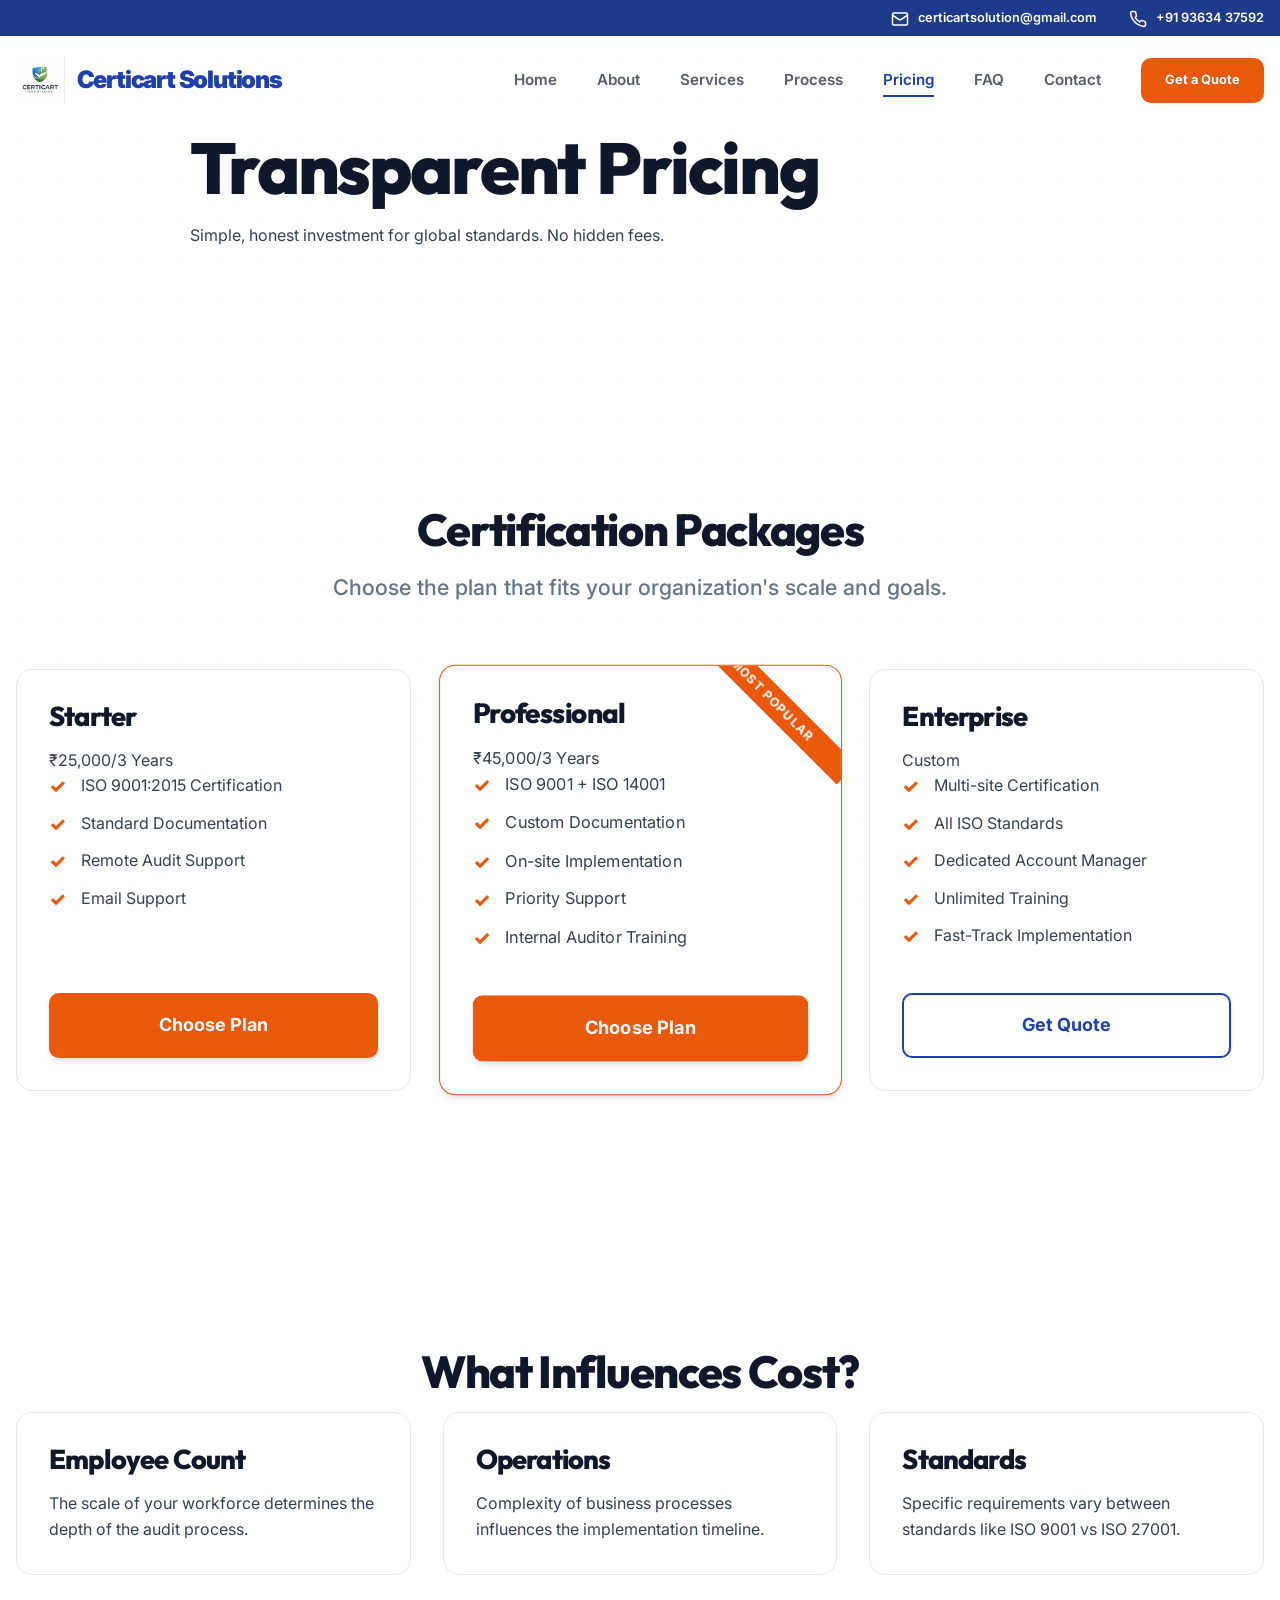
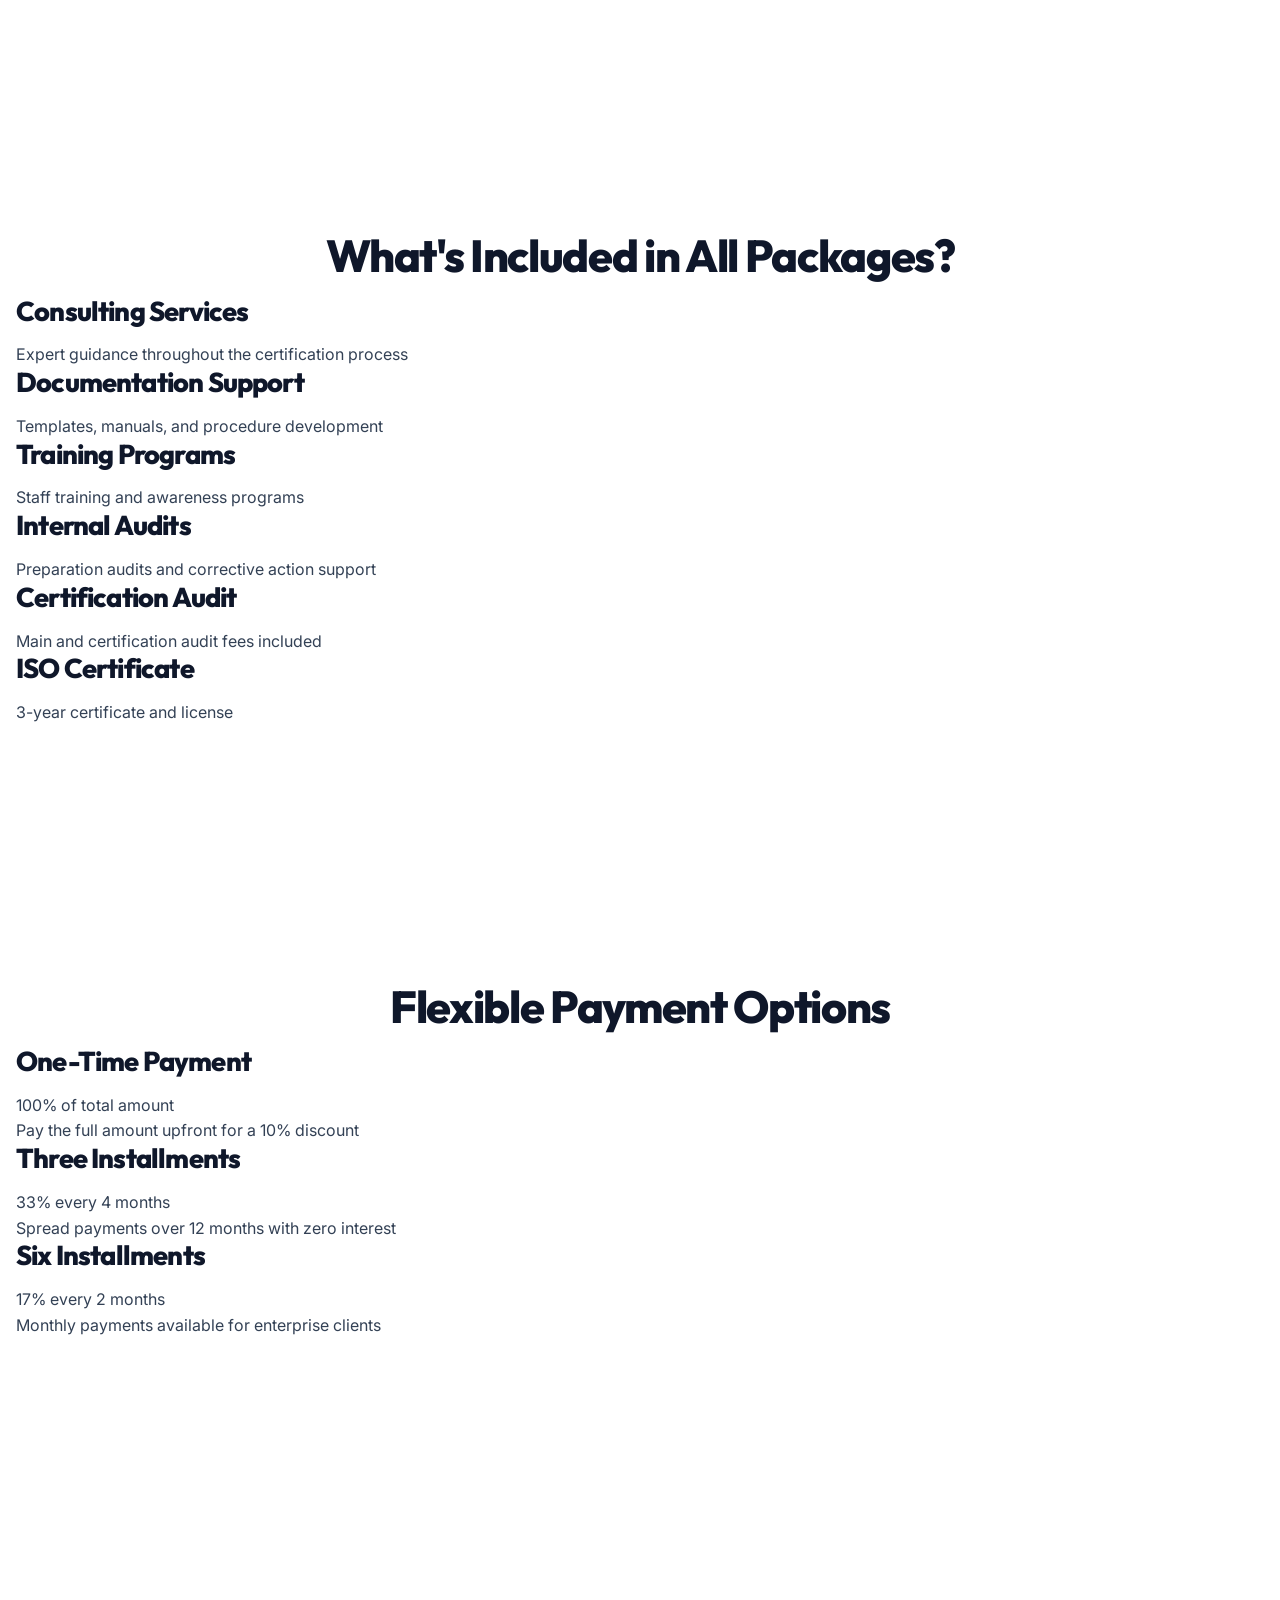
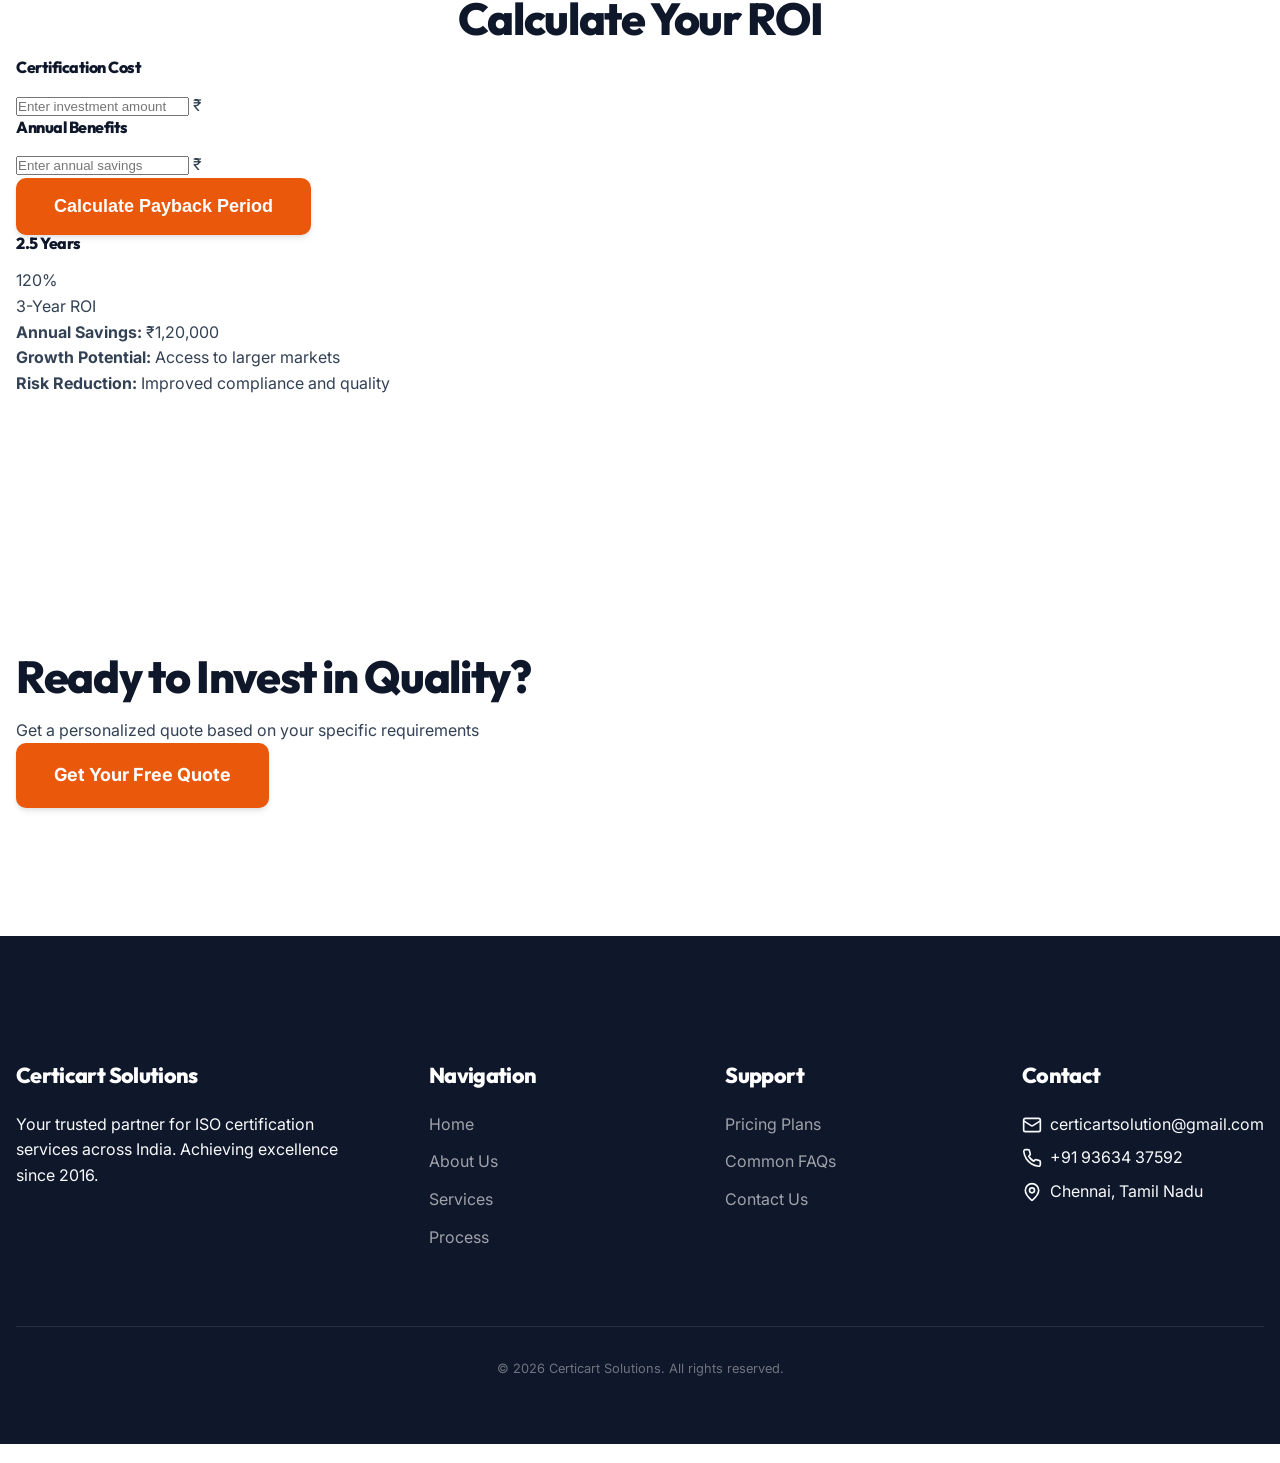
<file: pricing.html>
<!DOCTYPE html>
<html lang="en">
<head>
    <meta charset="UTF-8">
    <meta name="viewport" content="width=device-width, initial-scale=1.0">
    <title>ISO Certification Pricing | Certicart Solutions</title>
    <meta name="description" content="Transparent ISO certification pricing for Indian businesses. Get detailed quotes for ISO 9001, ISO 14001, ISO 27001 certification.">
    <link rel="stylesheet" href="assets/css/style.css">
    <link rel="preconnect" href="https://fonts.googleapis.com">
    <link rel="preconnect" href="https://fonts.gstatic.com" crossorigin>
    <link href="https://fonts.googleapis.com/css2?family=Inter:wght@300;400;500;600;700&family=Outfit:wght@500;600;700;800&display=swap" rel="stylesheet">
    <link rel="icon" type="image/png" href="assets/logo.png">
</head>
<body>
    <!-- Header Navigation -->
    <header class="header">
        <div class="header-top-bar">
            <div class="container">
                <div class="header-top-item d-flex align-items-center">
                    <svg xmlns="http://www.w3.org/2000/svg" width="16" height="16" viewBox="0 0 24 24" fill="none" stroke="currentColor" stroke-width="2" stroke-linecap="round" stroke-linejoin="round" style="vertical-align: middle; margin-right: 6px;"><rect width="20" height="16" x="2" y="4" rx="2"/><path d="m22 7-8.97 5.7a1.94 1.94 0 0 1-2.06 0L2 7"/></svg> certicartsolution@gmail.com
                </div>
                <div class="header-top-item d-flex align-items-center">
                    <svg xmlns="http://www.w3.org/2000/svg" width="16" height="16" viewBox="0 0 24 24" fill="none" stroke="currentColor" stroke-width="2" stroke-linecap="round" stroke-linejoin="round" style="vertical-align: middle; margin-right: 6px;"><path d="M22 16.92v3a2 2 0 0 1-2.18 2 19.79 19.79 0 0 1-8.63-3.07 19.5 19.5 0 0 1-6-6 19.79 19.79 0 0 1-3.07-8.67A2 2 0 0 1 4.11 2h3a2 2 0 0 1 2 1.72 12.84 12.84 0 0 0 .7 2.81 2 2 0 0 1-.45 2.11L8.09 9.91a16 16 0 0 0 6 6l1.27-1.27a2 2 0 0 1 2.11-.45 12.84 12.84 0 0 0 2.81.7A2 2 0 0 1 22 16.92z"/></svg> +91 93634 37592
                </div>
            </div>
        </div>
        <div class="container">
            <div class="nav-wrapper">
                <a href="index.html" class="logo">
                    <img src="assets/logo.png" alt="Certicart Solutions Logo" class="logo-img">
                    <span class="logo-text">Certicart Solutions</span>
                </a>
                <nav class="nav-menu">
                    <a href="index.html" class="nav-link">Home</a>
                    <a href="about.html" class="nav-link">About</a>
                    <a href="services.html" class="nav-link">Services</a>
                    <a href="process.html" class="nav-link">Process</a>
                    <a href="pricing.html" class="nav-link active">Pricing</a>
                    <a href="faq.html" class="nav-link">FAQ</a>
                    <a href="contact.html" class="nav-link">Contact</a>
                    <a href="contact.html" class="nav-link nav-quote-btn">Get a Quote</a>
                </nav>
                <button class="mobile-menu-toggle" aria-label="Toggle menu">
                    <span></span>
                    <span></span>
                    <span></span>
                </button>
            </div>
        </div>
    </header>

    <!-- Pricing Hero -->
    <section class="hero-sub reveal">
        <div class="container">
            <div class="sub-hero-content">
                <h1>Transparent Pricing</h1>
                <p>Simple, honest investment for global standards. No hidden fees.</p>
            </div>
        </div>
    </section>

    <!-- Pricing Grid -->
    <section class="pricing-section reveal">
        <div class="container">
            <h2 class="section-title">Certification Packages</h2>
            <p class="section-subtitle">Choose the plan that fits your organization's scale and goals.</p>

            <div class="pricing-grid">
                <!-- Starter -->
                <div class="pricing-card">
                    <div class="pricing-header">
                        <h3>Starter</h3>
                        <div class="price-value">₹25,000<span>/3 Years</span></div>
                    </div>
                    <ul class="pricing-features">
                        <li>ISO 9001:2015 Certification</li>
                        <li>Standard Documentation</li>
                        <li>Remote Audit Support</li>
                        <li>Email Support</li>
                    </ul>
                    <a href="contact.html" class="btn-primary">Choose Plan</a>
                </div>

                <!-- Professional -->
                <div class="pricing-card featured">
                    <div class="pricing-header">
                        <h3>Professional</h3>
                        <div class="price-value">₹45,000<span>/3 Years</span></div>
                    </div>
                    <ul class="pricing-features">
                        <li>ISO 9001 + ISO 14001</li>
                        <li>Custom Documentation</li>
                        <li>On-site Implementation</li>
                        <li>Priority Support</li>
                        <li>Internal Auditor Training</li>
                    </ul>
                    <a href="contact.html" class="btn-primary">Choose Plan</a>
                </div>

                <!-- Enterprise -->
                <div class="pricing-card">
                    <div class="pricing-header">
                        <h3>Enterprise</h3>
                        <div class="price-value">Custom</div>
                    </div>
                    <ul class="pricing-features">
                        <li>Multi-site Certification</li>
                        <li>All ISO Standards</li>
                        <li>Dedicated Account Manager</li>
                        <li>Unlimited Training</li>
                        <li>Fast-Track Implementation</li>
                    </ul>
                    <a href="contact.html" class="btn-secondary">Get Quote</a>
                </div>
            </div>
        </div>
    </section>

    <!-- Factors Section -->
    <section class="factors-section bg-subtle reveal">
        <div class="container">
            <h2 class="section-title">What Influences Cost?</h2>
            <div class="services-grid">
                <div class="service-item">
                    <h3>Employee Count</h3>
                    <p>The scale of your workforce determines the depth of the audit process.</p>
                </div>
                <div class="service-item">
                    <h3>Operations</h3>
                    <p>Complexity of business processes influences the implementation timeline.</p>
                </div>
                <div class="service-item">
                    <h3>Standards</h3>
                    <p>Specific requirements vary between standards like ISO 9001 vs ISO 27001.</p>
                </div>
            </div>
        </div>
    </section>


    <!-- What's Included -->
    <section class="included-section reveal">
        <div class="container">
            <h2 class="section-title text-center">What's Included in All Packages?</h2>
            <div class="included-grid">
                <div class="included-item">
                    <h3>Consulting Services</h3>
                    <p>Expert guidance throughout the certification process</p>
                </div>
                <div class="included-item">
                    <h3>Documentation Support</h3>
                    <p>Templates, manuals, and procedure development</p>
                </div>
                <div class="included-item">
                    <h3>Training Programs</h3>
                    <p>Staff training and awareness programs</p>
                </div>
                <div class="included-item">
                    <h3>Internal Audits</h3>
                    <p>Preparation audits and corrective action support</p>
                </div>
                <div class="included-item">
                    <h3>Certification Audit</h3>
                    <p>Main and certification audit fees included</p>
                </div>
                <div class="included-item">
                    <h3>ISO Certificate</h3>
                    <p>3-year certificate and license</p>
                </div>
            </div>
        </div>
    </section>

    <!-- Payment Options -->
    <section class="payment-section reveal">
        <div class="container">
            <h2 class="section-title text-center">Flexible Payment Options</h2>
            <div class="payment-options">
                <div class="payment-card">
                    <h3>One-Time Payment</h3>
                    <div class="payment-price">
                        <span class="price-main">100%</span>
                        <span class="price-period">of total amount</span>
                    </div>
                    <p class="payment-desc">Pay the full amount upfront for a 10% discount</p>
                </div>
                <div class="payment-card">
                    <h3>Three Installments</h3>
                    <div class="payment-price">
                        <span class="price-main">33%</span>
                        <span class="price-period">every 4 months</span>
                    </div>
                    <p class="payment-desc">Spread payments over 12 months with zero interest</p>
                </div>
                <div class="payment-card">
                    <h3>Six Installments</h3>
                    <div class="payment-price">
                        <span class="price-main">17%</span>
                        <span class="price-period">every 2 months</span>
                    </div>
                    <p class="payment-desc">Monthly payments available for enterprise clients</p>
                </div>
            </div>
        </div>
    </section>

    <!-- ROI Calculator -->
    <section class="roi-section bg-light reveal">
        <div class="container">
            <h2 class="section-title text-center">Calculate Your ROI</h2>
            <div class="roi-calculator">
                <div class="calculator-grid">
                    <div class="calculator-item">
                        <h4>Certification Cost</h4>
                        <div class="input-group">
                            <input type="number" id="cert-cost" placeholder="Enter investment amount">
                            <span class="input-currency">₹</span>
                        </div>
                    </div>
                    <div class="calculator-item">
                        <h4>Annual Benefits</h4>
                        <div class="input-group">
                            <input type="number" id="annual-benefits" placeholder="Enter annual savings">
                            <span class="input-currency">₹</span>
                        </div>
                    </div>
                    <div class="calculator-item">
                        <div class="calculate-btn">
                            <button onclick="calculateROI()" class="btn-primary">Calculate Payback Period</button>
                        </div>
                    </div>
                    <div class="calculator-item">
                        <h4 id="payback-period">2.5 Years</h4>
                        <div class="roi-result">
                            <div class="roi-value">
                                <span id="roi-percentage">120%</span>
                                <div class="roi-label">3-Year ROI</div>
                            </div>
                        </div>
                        <div class="roi-benefits">
                            <div class="roi-benefit">
                                <strong>Annual Savings:</strong> <span id="annual-savings">₹1,20,000</span>
                            </div>
                            <div class="roi-benefit">
                                <strong>Growth Potential:</strong> Access to larger markets
                            </div>
                            <div class="roi-benefit">
                                <strong>Risk Reduction:</strong> Improved compliance and quality
                            </div>
                        </div>
                    </div>
                </div>
            </div>
        </div>
    </section>

    <!-- CTA Section -->
    <section class="cta-section reveal">
        <div class="container">
            <div class="cta-content text-center">
                <h2 class="cta-title">Ready to Invest in Quality?</h2>
                <p class="cta-subtitle">Get a personalized quote based on your specific requirements</p>
                <a href="contact.html" class="btn-primary">Get Your Free Quote</a>
            </div>
        </div>
    </section>

    <!-- Footer -->
    <footer class="footer">
        <div class="container">
            <div class="footer-content">
                <div class="footer-section">
                    <h4>Certicart Solutions</h4>
                    <p>Your trusted partner for ISO certification services across India. Achieving excellence since 2016.</p>
                </div>
                <div class="footer-section">
                    <h4>Navigation</h4>
                    <ul>
                        <li><a href="index.html">Home</a></li>
                        <li><a href="about.html">About Us</a></li>
                        <li><a href="services.html">Services</a></li>
                        <li><a href="process.html">Process</a></li>
                    </ul>
                </div>
                <div class="footer-section">
                    <h4>Support</h4>
                    <ul>
                        <li><a href="pricing.html">Pricing Plans</a></li>
                        <li><a href="faq.html">Common FAQs</a></li>
                        <li><a href="contact.html">Contact Us</a></li>
                    </ul>
                </div>
                <div class="footer-section">
                    <h4>Contact</h4>
                    <p style="display: flex; align-items: center; margin-bottom: 0.5rem;"><svg xmlns="http://www.w3.org/2000/svg" width="16" height="16" viewBox="0 0 24 24" fill="none" stroke="currentColor" stroke-width="2" stroke-linecap="round" stroke-linejoin="round" style="margin-right: 8px;"><rect width="20" height="16" x="2" y="4" rx="2"/><path d="m22 7-8.97 5.7a1.94 1.94 0 0 1-2.06 0L2 7"/></svg> certicartsolution@gmail.com</p>
                    <p style="display: flex; align-items: center; margin-bottom: 0.5rem;"><svg xmlns="http://www.w3.org/2000/svg" width="16" height="16" viewBox="0 0 24 24" fill="none" stroke="currentColor" stroke-width="2" stroke-linecap="round" stroke-linejoin="round" style="margin-right: 8px;"><path d="M22 16.92v3a2 2 0 0 1-2.18 2 19.79 19.79 0 0 1-8.63-3.07 19.5 19.5 0 0 1-6-6 19.79 19.79 0 0 1-3.07-8.67A2 2 0 0 1 4.11 2h3a2 2 0 0 1 2 1.72 12.84 12.84 0 0 0 .7 2.81 2 2 0 0 1-.45 2.11L8.09 9.91a16 16 0 0 0 6 6l1.27-1.27a2 2 0 0 1 2.11-.45 12.84 12.84 0 0 0 2.81.7A2 2 0 0 1 22 16.92z"/></svg> +91 93634 37592</p>
                    <p style="display: flex; align-items: center; margin-bottom: 0.5rem;"><svg xmlns="http://www.w3.org/2000/svg" width="16" height="16" viewBox="0 0 24 24" fill="none" stroke="currentColor" stroke-width="2" stroke-linecap="round" stroke-linejoin="round" style="margin-right: 8px;"><path d="M20 10c0 4.993-5.539 10.193-7.399 11.799a1 1 0 0 1-1.202 0C9.539 20.193 4 14.993 4 10a8 8 0 0 1 16 0"/><circle cx="12" cy="10" r="3"/></svg> Chennai, Tamil Nadu</p>
                </div>
            </div>
            <div class="footer-bottom">
                <p>&copy; 2026 Certicart Solutions. All rights reserved.</p>
            </div>
        </div>
    </footer>

    <button id="back-to-top" aria-label="Back to top">
        <span>↑</span>
    </button>
    <script src="assets/js/script.js"></script>
    <script>
        // Simple ROI Calculator
        function calculateROI() {
            const certCost = parseFloat(document.getElementById('cert-cost').value) || 40000;
            const annualBenefits = parseFloat(document.getElementById('annual-benefits').value) || 100000;

            const paybackPeriod = certCost / annualBenefits;
            const roi3Year = ((annualBenefits * 3 - certCost) / certCost) * 100;

            document.getElementById('payback-period').textContent = paybackPeriod.toFixed(1) + ' Years';
            document.getElementById('annual-savings').textContent = '₹' + Math.round(annualBenefits);
            document.getElementById('roi-percentage').textContent = roi3Year.toFixed(0) + '%';
        }
    </script>
</body>
</html>
</file>
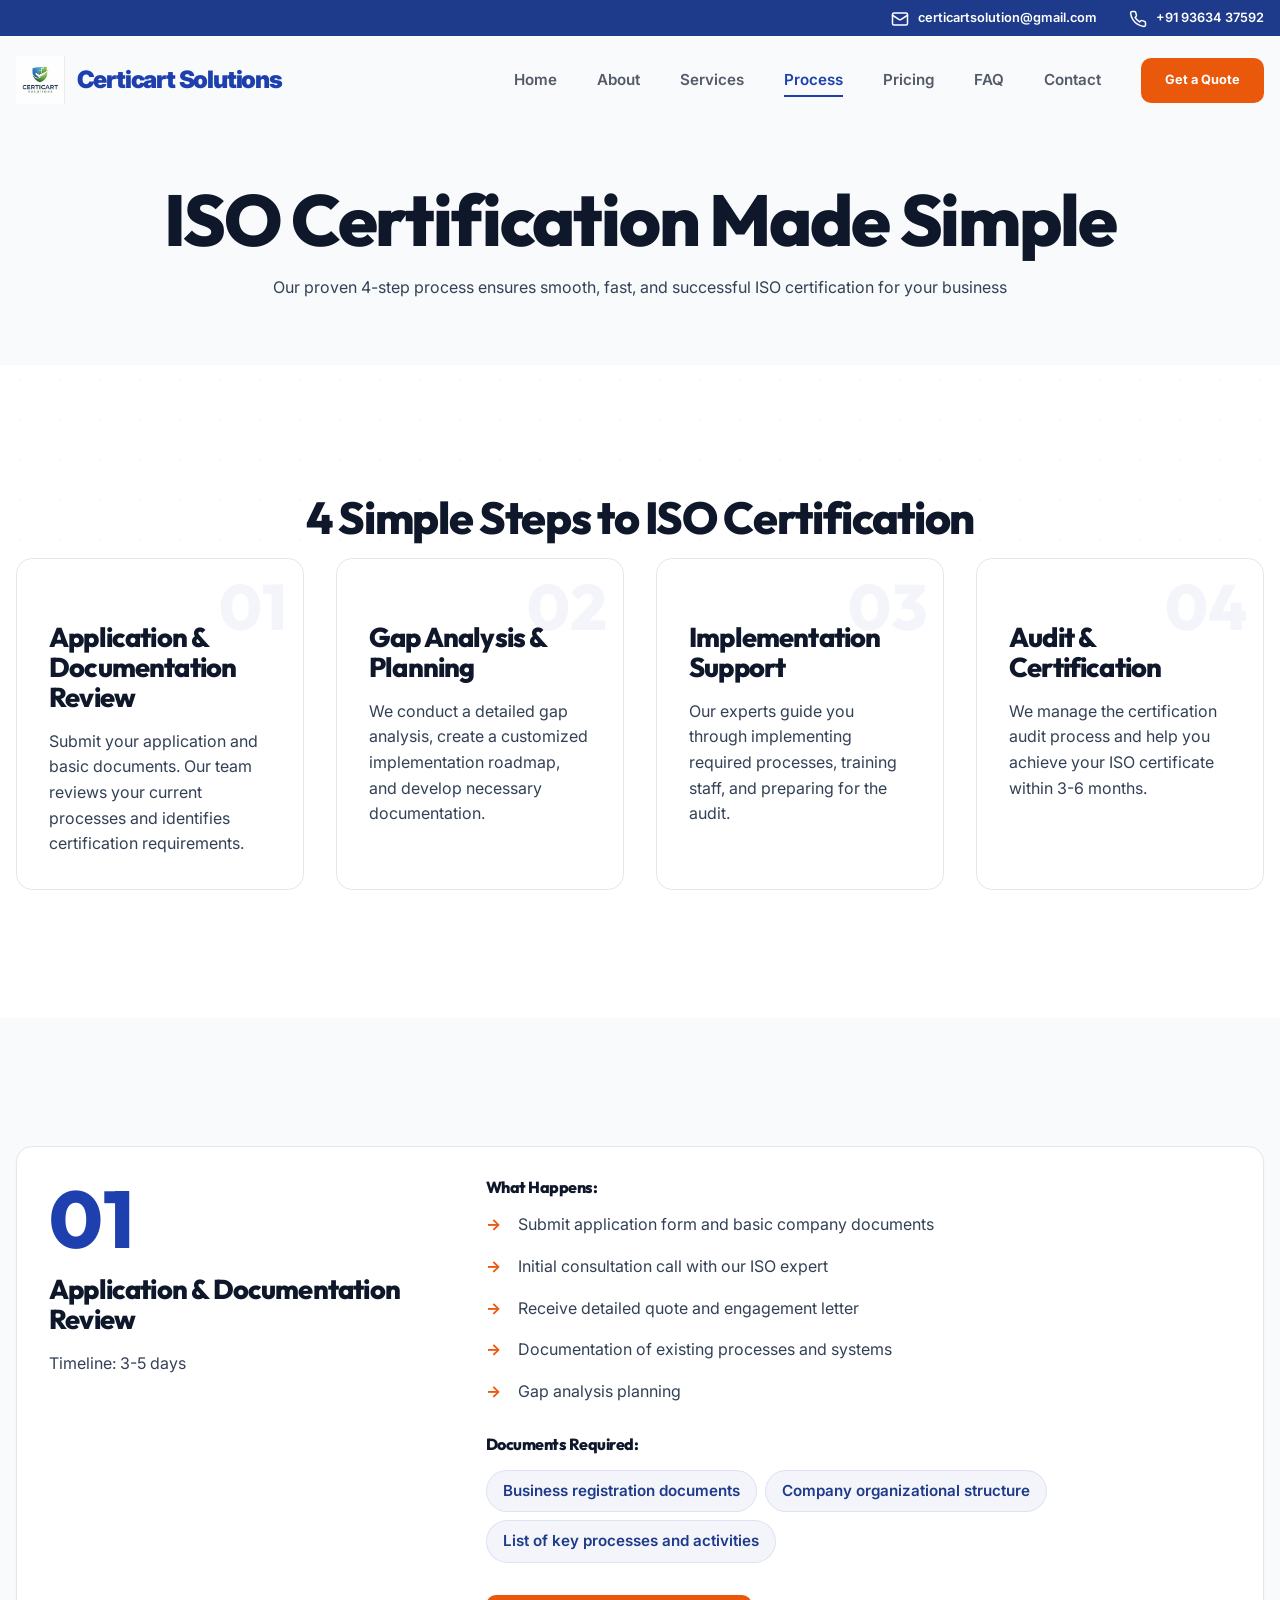
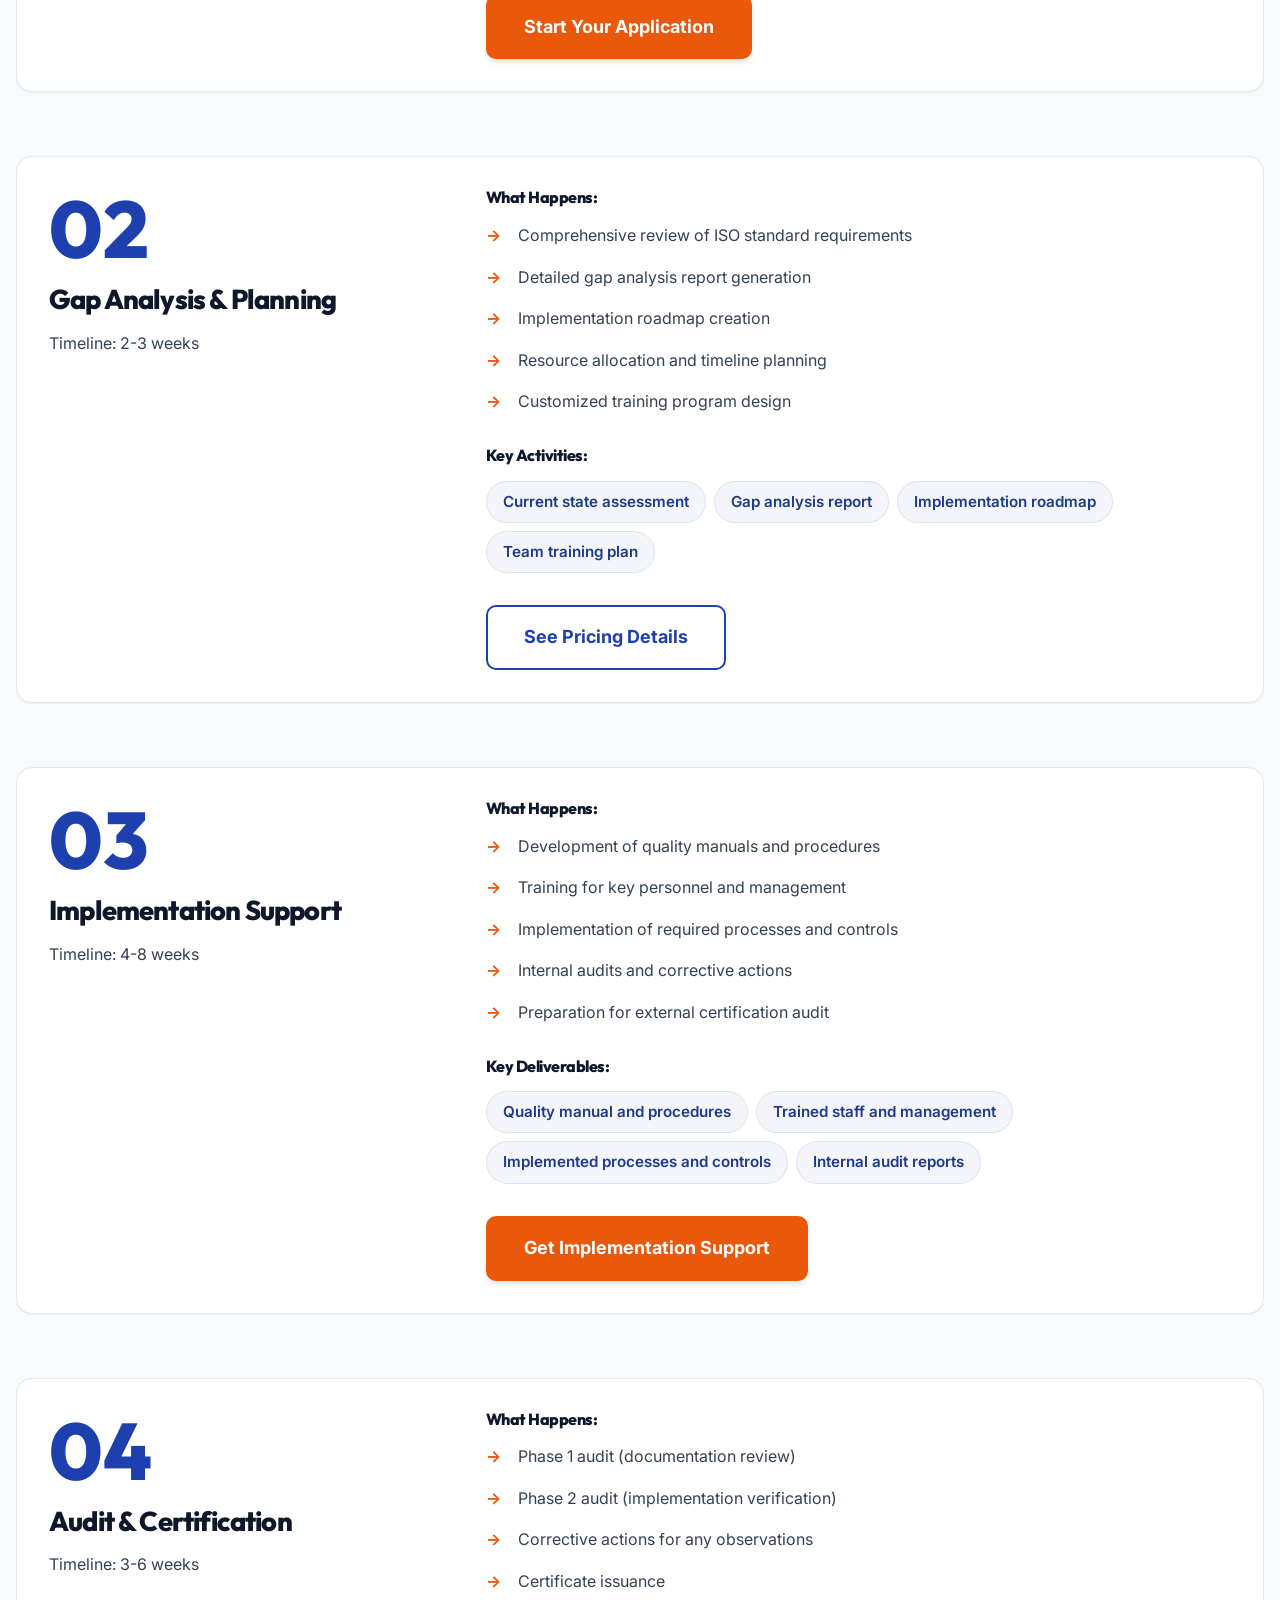
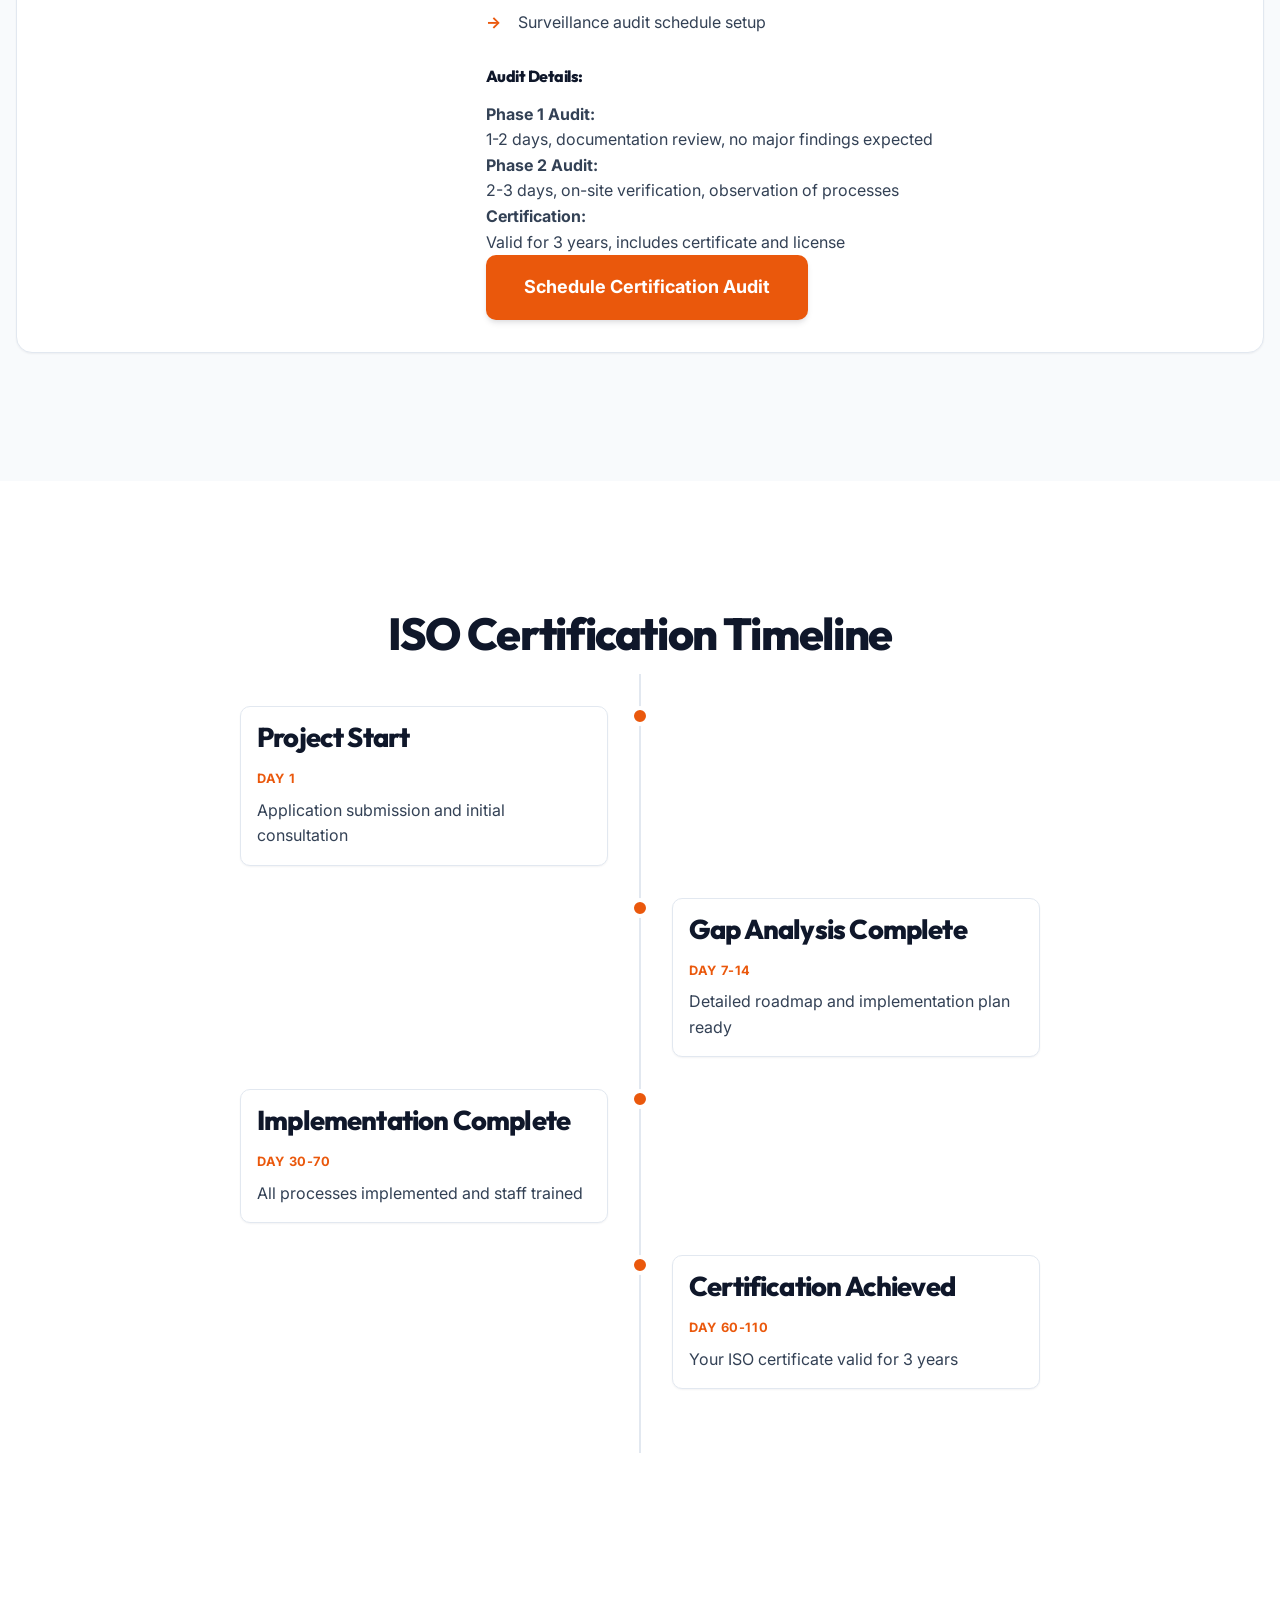
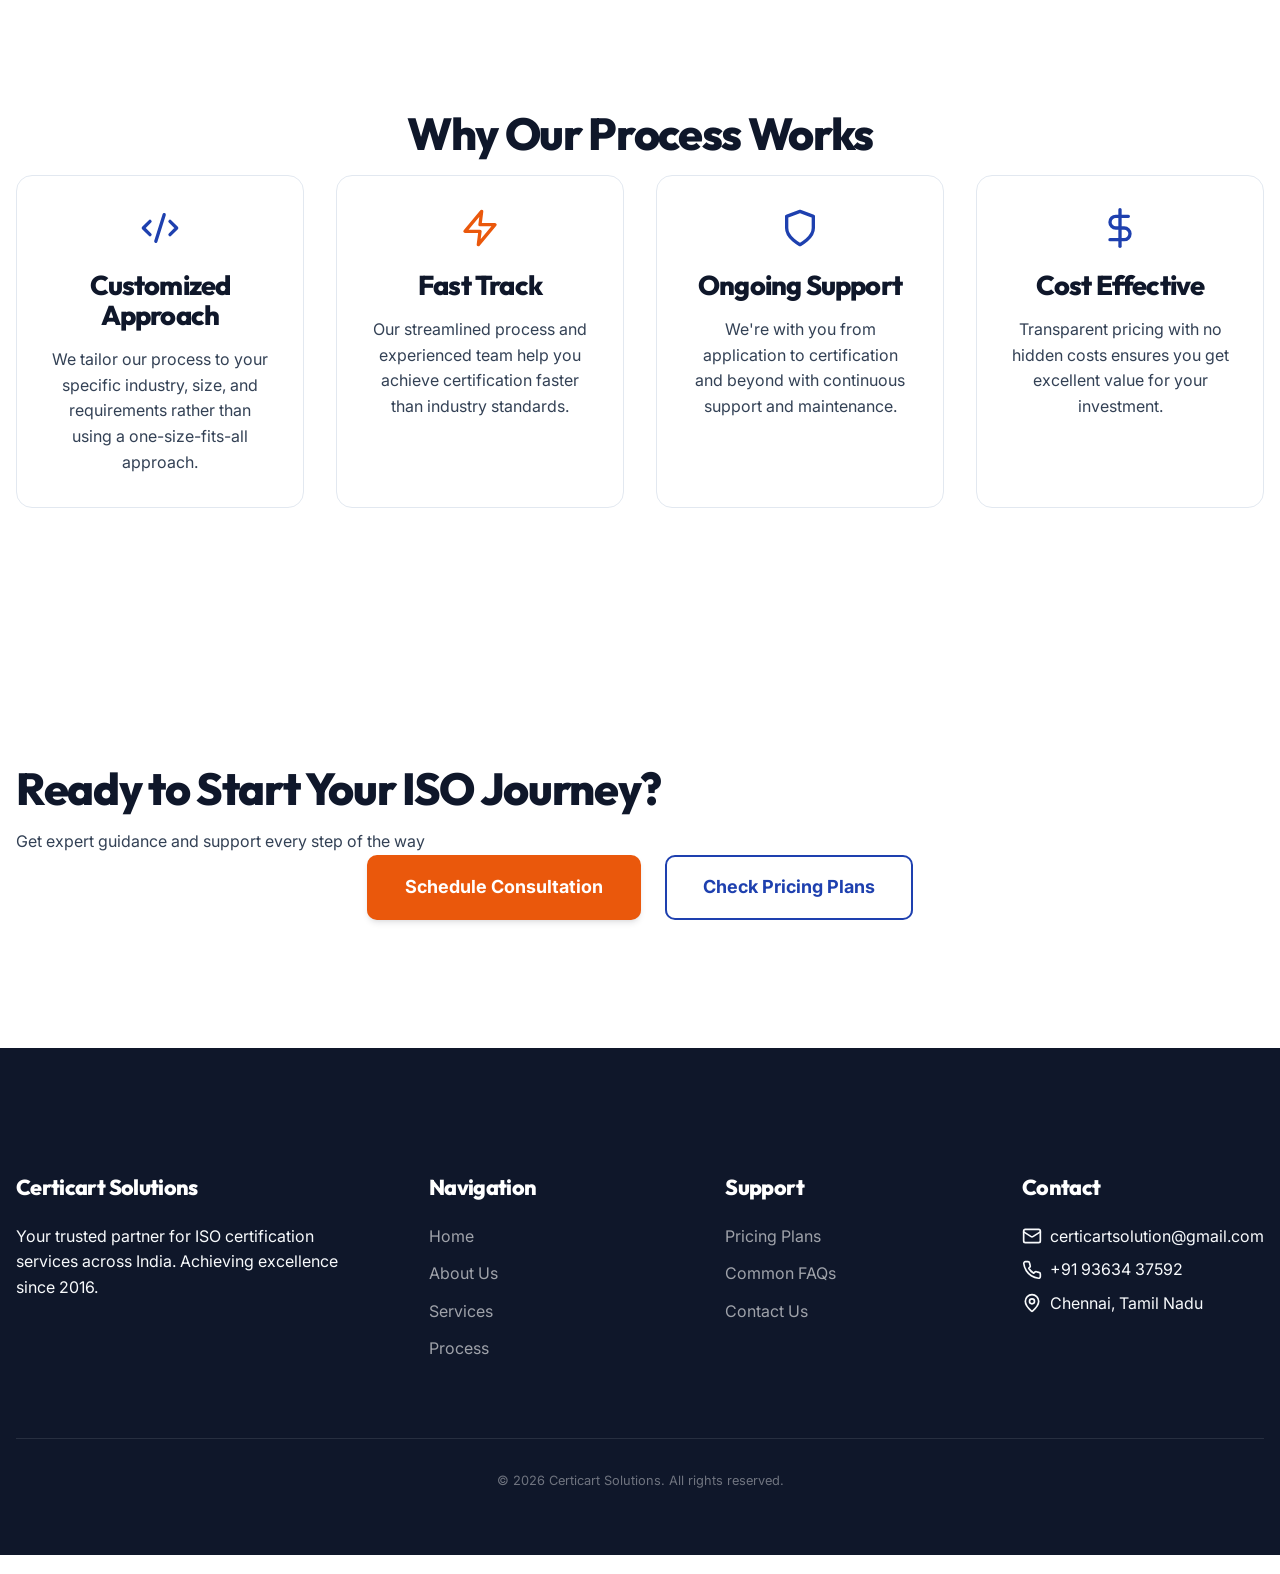
<file: process.html>
<!DOCTYPE html>
<html lang="en">
<head>
    <meta charset="UTF-8">
    <meta name="viewport" content="width=device-width, initial-scale=1.0">
    <title>ISO Certification Process | Certicart Solutions</title>
    <meta name="description" content="Complete step-by-step ISO certification process guide. Learn how to get ISO certified with Certicart Solutions - timeline, requirements, and steps.">
    <link rel="stylesheet" href="assets/css/style.css">
    <link rel="preconnect" href="https://fonts.googleapis.com">
    <link rel="preconnect" href="https://fonts.gstatic.com" crossorigin>
    <link href="https://fonts.googleapis.com/css2?family=Inter:wght@300;400;500;600;700&family=Outfit:wght@500;600;700;800&display=swap" rel="stylesheet">
    <link rel="icon" type="image/png" href="assets/logo.png">
</head>
<body>
    <!-- Header Navigation -->
    <header class="header">
        <div class="header-top-bar">
            <div class="container">
                <div class="header-top-item d-flex align-items-center">
                    <svg xmlns="http://www.w3.org/2000/svg" width="16" height="16" viewBox="0 0 24 24" fill="none" stroke="currentColor" stroke-width="2" stroke-linecap="round" stroke-linejoin="round" style="vertical-align: middle; margin-right: 6px;"><rect width="20" height="16" x="2" y="4" rx="2"/><path d="m22 7-8.97 5.7a1.94 1.94 0 0 1-2.06 0L2 7"/></svg> certicartsolution@gmail.com
                </div>
                <div class="header-top-item d-flex align-items-center">
                    <svg xmlns="http://www.w3.org/2000/svg" width="16" height="16" viewBox="0 0 24 24" fill="none" stroke="currentColor" stroke-width="2" stroke-linecap="round" stroke-linejoin="round" style="vertical-align: middle; margin-right: 6px;"><path d="M22 16.92v3a2 2 0 0 1-2.18 2 19.79 19.79 0 0 1-8.63-3.07 19.5 19.5 0 0 1-6-6 19.79 19.79 0 0 1-3.07-8.67A2 2 0 0 1 4.11 2h3a2 2 0 0 1 2 1.72 12.84 12.84 0 0 0 .7 2.81 2 2 0 0 1-.45 2.11L8.09 9.91a16 16 0 0 0 6 6l1.27-1.27a2 2 0 0 1 2.11-.45 12.84 12.84 0 0 0 2.81.7A2 2 0 0 1 22 16.92z"/></svg> +91 93634 37592
                </div>
            </div>
        </div>
        <div class="container">
            <div class="nav-wrapper">
                <a href="index.html" class="logo">
                    <img src="assets/logo.png" alt="Certicart Solutions Logo" class="logo-img">
                    <span class="logo-text">Certicart Solutions</span>
                </a>
                <nav class="nav-menu">
                    <a href="index.html" class="nav-link">Home</a>
                    <a href="about.html" class="nav-link">About</a>
                    <a href="services.html" class="nav-link">Services</a>
                    <a href="process.html" class="nav-link active">Process</a>
                    <a href="pricing.html" class="nav-link">Pricing</a>
                    <a href="faq.html" class="nav-link">FAQ</a>
                    <a href="contact.html" class="nav-link">Contact</a>
                    <a href="contact.html" class="nav-link nav-quote-btn">Get a Quote</a>
                </nav>
                <button class="mobile-menu-toggle" aria-label="Toggle menu">
                    <span></span>
                    <span></span>
                    <span></span>
                </button>
            </div>
        </div>
    </header>

    <!-- Process Hero -->
    <section class="process-hero reveal">
        <div class="container">
            <div class="process-hero-content">
                <h1 class="process-title">ISO Certification Made Simple</h1>
                <p class="process-subtitle">Our proven 4-step process ensures smooth, fast, and successful ISO certification for your business</p>
            </div>
        </div>
    </section>

    <!-- Process Overview -->
    <section class="process-overview reveal">
        <div class="container">
            <h2 class="section-title">4 Simple Steps to ISO Certification</h2>
            <div class="process-steps">
                <div class="step">
                    <div class="step-number">01</div>
                    <div class="step-content">
                        <h3>Application & Documentation Review</h3>
                        <p>Submit your application and basic documents. Our team reviews your current processes and identifies certification requirements.</p>
                    </div>
                </div>
                <div class="step">
                    <div class="step-number">02</div>
                    <div class="step-content">
                        <h3>Gap Analysis & Planning</h3>
                        <p>We conduct a detailed gap analysis, create a customized implementation roadmap, and develop necessary documentation.</p>
                    </div>
                </div>
                <div class="step">
                    <div class="step-number">03</div>
                    <div class="step-content">
                        <h3>Implementation Support</h3>
                        <p>Our experts guide you through implementing required processes, training staff, and preparing for the audit.</p>
                    </div>
                </div>
                <div class="step">
                    <div class="step-number">04</div>
                    <div class="step-content">
                        <h3>Audit & Certification</h3>
                        <p>We manage the certification audit process and help you achieve your ISO certificate within 3-6 months.</p>
                    </div>
                </div>
            </div>
        </div>
    </section>

    <!-- Detailed Step 1 -->
    <section class="detailed-step reveal">
        <div class="container">
            <div class="detailed-content">
                <div class="step-detail">
                    <div class="step-header">
                        <div class="step-number-large">01</div>
                        <div class="step-header-content">
                            <h3>Application & Documentation Review</h3>
                            <p>Timeline: 3-5 days</p>
                        </div>
                    </div>
                    <div class="step-detail-content">
                        <h4>What Happens:</h4>
                        <ul class="timeline-list">
                            <li>Submit application form and basic company documents</li>
                            <li>Initial consultation call with our ISO expert</li>
                            <li>Receive detailed quote and engagement letter</li>
                            <li>Documentation of existing processes and systems</li>
                            <li>Gap analysis planning</li>
                        </ul>
                        <h4>Documents Required:</h4>
                        <div class="documents-list">
                            <div class="document-item">
                                Business registration documents
                            </div>
                            <div class="document-item">
                                Company organizational structure
                            </div>
                            <div class="document-item">
                                List of key processes and activities
                            </div>
                        </div>
                        <div class="step-cta">
                            <a href="contact.html" class="btn-primary">Start Your Application</a>
                        </div>
                    </div>
                </div>
                <div class="step-detail">
                    <div class="step-header">
                        <div class="step-number-large">02</div>
                        <div class="step-header-content">
                            <h3>Gap Analysis & Planning</h3>
                            <p>Timeline: 2-3 weeks</p>
                        </div>
                    </div>
                    <div class="step-detail-content">
                        <h4>What Happens:</h4>
                        <ul class="timeline-list">
                            <li>Comprehensive review of ISO standard requirements</li>
                            <li>Detailed gap analysis report generation</li>
                            <li>Implementation roadmap creation</li>
                            <li>Resource allocation and timeline planning</li>
                            <li>Customized training program design</li>
                        </ul>
                        <h4>Key Activities:</h4>
                        <div class="activities-list">
                            <div class="activity-item">
                                Current state assessment
                            </div>
                            <div class="activity-item">
                                Gap analysis report
                            </div>
                            <div class="activity-item">
                                Implementation roadmap
                            </div>
                            <div class="activity-item">
                                Team training plan
                            </div>
                        </div>
                        <div class="step-cta">
                            <a href="pricing.html" class="btn-secondary">See Pricing Details</a>
                        </div>
                    </div>
                </div>
                <div class="step-detail">
                    <div class="step-header">
                        <div class="step-number-large">03</div>
                        <div class="step-header-content">
                            <h3>Implementation Support</h3>
                            <p>Timeline: 4-8 weeks</p>
                        </div>
                    </div>
                    <div class="step-detail-content">
                        <h4>What Happens:</h4>
                        <ul class="timeline-list">
                            <li>Development of quality manuals and procedures</li>
                            <li>Training for key personnel and management</li>
                            <li>Implementation of required processes and controls</li>
                            <li>Internal audits and corrective actions</li>
                            <li>Preparation for external certification audit</li>
                        </ul>
                        <h4>Key Deliverables:</h4>
                        <div class="deliverables-list">
                            <div class="deliverable-item">
                                Quality manual and procedures
                            </div>
                            <div class="deliverable-item">
                                Trained staff and management
                            </div>
                            <div class="deliverable-item">
                                Implemented processes and controls
                            </div>
                            <div class="deliverable-item">
                                Internal audit reports
                            </div>
                        </div>
                        <div class="step-cta">
                            <a href="contact.html" class="btn-primary">Get Implementation Support</a>
                        </div>
                    </div>
                </div>
                <div class="step-detail">
                    <div class="step-header">
                        <div class="step-number-large">04</div>
                        <div class="step-header-content">
                            <h3>Audit & Certification</h3>
                            <p>Timeline: 3-6 weeks</p>
                        </div>
                    </div>
                    <div class="step-detail-content">
                        <h4>What Happens:</h4>
                        <ul class="timeline-list">
                            <li>Phase 1 audit (documentation review)</li>
                            <li>Phase 2 audit (implementation verification)</li>
                            <li>Corrective actions for any observations</li>
                            <li>Certificate issuance</li>
                            <li>Surveillance audit schedule setup</li>
                        </ul>
                        <h4>Audit Details:</h4>
                        <div class="audit-details">
                            <div class="audit-detail">
                                <strong>Phase 1 Audit:</strong>
                                <p>1-2 days, documentation review, no major findings expected</p>
                            </div>
                            <div class="audit-detail">
                                <strong>Phase 2 Audit:</strong>
                                <p>2-3 days, on-site verification, observation of processes</p>
                            </div>
                            <div class="audit-detail">
                                <strong>Certification:</strong>
                                <p>Valid for 3 years, includes certificate and license</p>
                            </div>
                        </div>
                        <div class="step-cta">
                            <a href="contact.html" class="btn-primary">Schedule Certification Audit</a>
                        </div>
                    </div>
                </div>
            </div>
        </div>
    </section>

    <!-- Timeline Visualization -->
    <section class="timeline-section reveal">
        <div class="container">
            <h2 class="section-title text-center">ISO Certification Timeline</h2>
            <div class="timeline">
                <div class="timeline-item">
                    <div class="timeline-dot"></div>
                    <div class="timeline-content">
                        <div class="timeline-header">
                            <h3>Project Start</h3>
                            <p class="timeline-date">Day 1</p>
                        </div>
                        <p>Application submission and initial consultation</p>
                    </div>
                </div>
                <div class="timeline-item">
                    <div class="timeline-dot"></div>
                    <div class="timeline-content">
                        <div class="timeline-header">
                            <h3>Gap Analysis Complete</h3>
                            <p class="timeline-date">Day 7-14</p>
                        </div>
                        <p>Detailed roadmap and implementation plan ready</p>
                    </div>
                </div>
                <div class="timeline-item">
                    <div class="timeline-dot"></div>
                    <div class="timeline-content">
                        <div class="timeline-header">
                            <h3>Implementation Complete</h3>
                            <p class="timeline-date">Day 30-70</p>
                        </div>
                        <p>All processes implemented and staff trained</p>
                    </div>
                </div>
                <div class="timeline-item">
                    <div class="timeline-dot"></div>
                    <div class="timeline-content">
                        <div class="timeline-header">
                            <h3>Certification Achieved</h3>
                            <p class="timeline-date">Day 60-110</p>
                        </div>
                        <p>Your ISO certificate valid for 3 years</p>
                    </div>
                </div>
            </div>
        </div>
    </section>

    <!-- Process Benefits -->
    <section class="benefits-section bg-light reveal">
        <div class="container">
            <h2 class="section-title text-center">Why Our Process Works</h2>
            <div class="benefits-grid">
                <div class="benefit-item">
                    <svg xmlns="http://www.w3.org/2000/svg" width="40" height="40" viewBox="0 0 24 24" fill="none" stroke="var(--primary)" stroke-width="2" stroke-linecap="round" stroke-linejoin="round" style="margin-bottom: 1rem;"><path d="m18 16 4-4-4-4"/><path d="m6 8-4 4 4 4"/><path d="m14.5 4-5 16"/></svg>
                    <h3>Customized Approach</h3>
                    <p>We tailor our process to your specific industry, size, and requirements rather than using a one-size-fits-all approach.</p>
                </div>
                <div class="benefit-item">
                    <svg xmlns="http://www.w3.org/2000/svg" width="40" height="40" viewBox="0 0 24 24" fill="none" stroke="var(--accent)" stroke-width="2" stroke-linecap="round" stroke-linejoin="round" style="margin-bottom: 1rem;"><polygon points="13 2 3 14 12 14 11 22 21 10 12 10 13 2"/></svg>
                    <h3>Fast Track</h3>
                    <p>Our streamlined process and experienced team help you achieve certification faster than industry standards.</p>
                </div>
                <div class="benefit-item">
                    <svg xmlns="http://www.w3.org/2000/svg" width="40" height="40" viewBox="0 0 24 24" fill="none" stroke="var(--primary)" stroke-width="2" stroke-linecap="round" stroke-linejoin="round" style="margin-bottom: 1rem;"><path d="M12 22s8-4 8-10V5l-8-3-8 3v7c0 6 8 10 8 10z"/></svg>
                    <h3>Ongoing Support</h3>
                    <p>We're with you from application to certification and beyond with continuous support and maintenance.</p>
                </div>
                <div class="benefit-item">
                    <svg xmlns="http://www.w3.org/2000/svg" width="40" height="40" viewBox="0 0 24 24" fill="none" stroke="var(--primary)" stroke-width="2" stroke-linecap="round" stroke-linejoin="round" style="margin-bottom: 1rem;"><line x1="12" y1="1" x2="12" y2="23"/><path d="M17 5H9.5a3.5 3.5 0 0 0 0 7h5a3.5 3.5 0 0 1 0 7H6"/></svg>
                    <h3>Cost Effective</h3>
                    <p>Transparent pricing with no hidden costs ensures you get excellent value for your investment.</p>
                </div>
            </div>
        </div>
    </section>

    <!-- CTA Section -->
    <section class="cta-section reveal">
        <div class="container">
            <div class="cta-content text-center">
                <h2 class="cta-title">Ready to Start Your ISO Journey?</h2>
                <p class="cta-subtitle">Get expert guidance and support every step of the way</p>
                <div class="hero-buttons" style="justify-content: center;">
                    <a href="contact.html" class="btn-primary">Schedule Consultation</a>
                    <a href="pricing.html" class="btn-secondary">Check Pricing Plans</a>
                </div>
            </div>
        </div>
    </section>

    <!-- Footer -->
    <footer class="footer">
        <div class="container">
            <div class="footer-content">
                <div class="footer-section">
                    <h4>Certicart Solutions</h4>
                    <p>Your trusted partner for ISO certification services across India. Achieving excellence since 2016.</p>
                </div>
                <div class="footer-section">
                    <h4>Navigation</h4>
                    <ul>
                        <li><a href="index.html">Home</a></li>
                        <li><a href="about.html">About Us</a></li>
                        <li><a href="services.html">Services</a></li>
                        <li><a href="process.html">Process</a></li>
                    </ul>
                </div>
                <div class="footer-section">
                    <h4>Support</h4>
                    <ul>
                        <li><a href="pricing.html">Pricing Plans</a></li>
                        <li><a href="faq.html">Common FAQs</a></li>
                        <li><a href="contact.html">Contact Us</a></li>
                    </ul>
                </div>
                <div class="footer-section">
                    <h4>Contact</h4>
                    <p style="display: flex; align-items: center; margin-bottom: 0.5rem;"><svg xmlns="http://www.w3.org/2000/svg" width="16" height="16" viewBox="0 0 24 24" fill="none" stroke="currentColor" stroke-width="2" stroke-linecap="round" stroke-linejoin="round" style="margin-right: 8px;"><rect width="20" height="16" x="2" y="4" rx="2"/><path d="m22 7-8.97 5.7a1.94 1.94 0 0 1-2.06 0L2 7"/></svg> certicartsolution@gmail.com</p>
                    <p style="display: flex; align-items: center; margin-bottom: 0.5rem;"><svg xmlns="http://www.w3.org/2000/svg" width="16" height="16" viewBox="0 0 24 24" fill="none" stroke="currentColor" stroke-width="2" stroke-linecap="round" stroke-linejoin="round" style="margin-right: 8px;"><path d="M22 16.92v3a2 2 0 0 1-2.18 2 19.79 19.79 0 0 1-8.63-3.07 19.5 19.5 0 0 1-6-6 19.79 19.79 0 0 1-3.07-8.67A2 2 0 0 1 4.11 2h3a2 2 0 0 1 2 1.72 12.84 12.84 0 0 0 .7 2.81 2 2 0 0 1-.45 2.11L8.09 9.91a16 16 0 0 0 6 6l1.27-1.27a2 2 0 0 1 2.11-.45 12.84 12.84 0 0 0 2.81.7A2 2 0 0 1 22 16.92z"/></svg> +91 93634 37592</p>
                    <p style="display: flex; align-items: center; margin-bottom: 0.5rem;"><svg xmlns="http://www.w3.org/2000/svg" width="16" height="16" viewBox="0 0 24 24" fill="none" stroke="currentColor" stroke-width="2" stroke-linecap="round" stroke-linejoin="round" style="margin-right: 8px;"><path d="M20 10c0 4.993-5.539 10.193-7.399 11.799a1 1 0 0 1-1.202 0C9.539 20.193 4 14.993 4 10a8 8 0 0 1 16 0"/><circle cx="12" cy="10" r="3"/></svg> Chennai, Tamil Nadu</p>
                </div>
            </div>
            <div class="footer-bottom">
                <p>&copy; 2026 Certicart Solutions. All rights reserved.</p>
            </div>
        </div>
    </footer>

    <button id="back-to-top" aria-label="Back to top">
        <span>↑</span>
    </button>
    <script src="assets/js/script.js"></script>
</body>
</html>
</file>
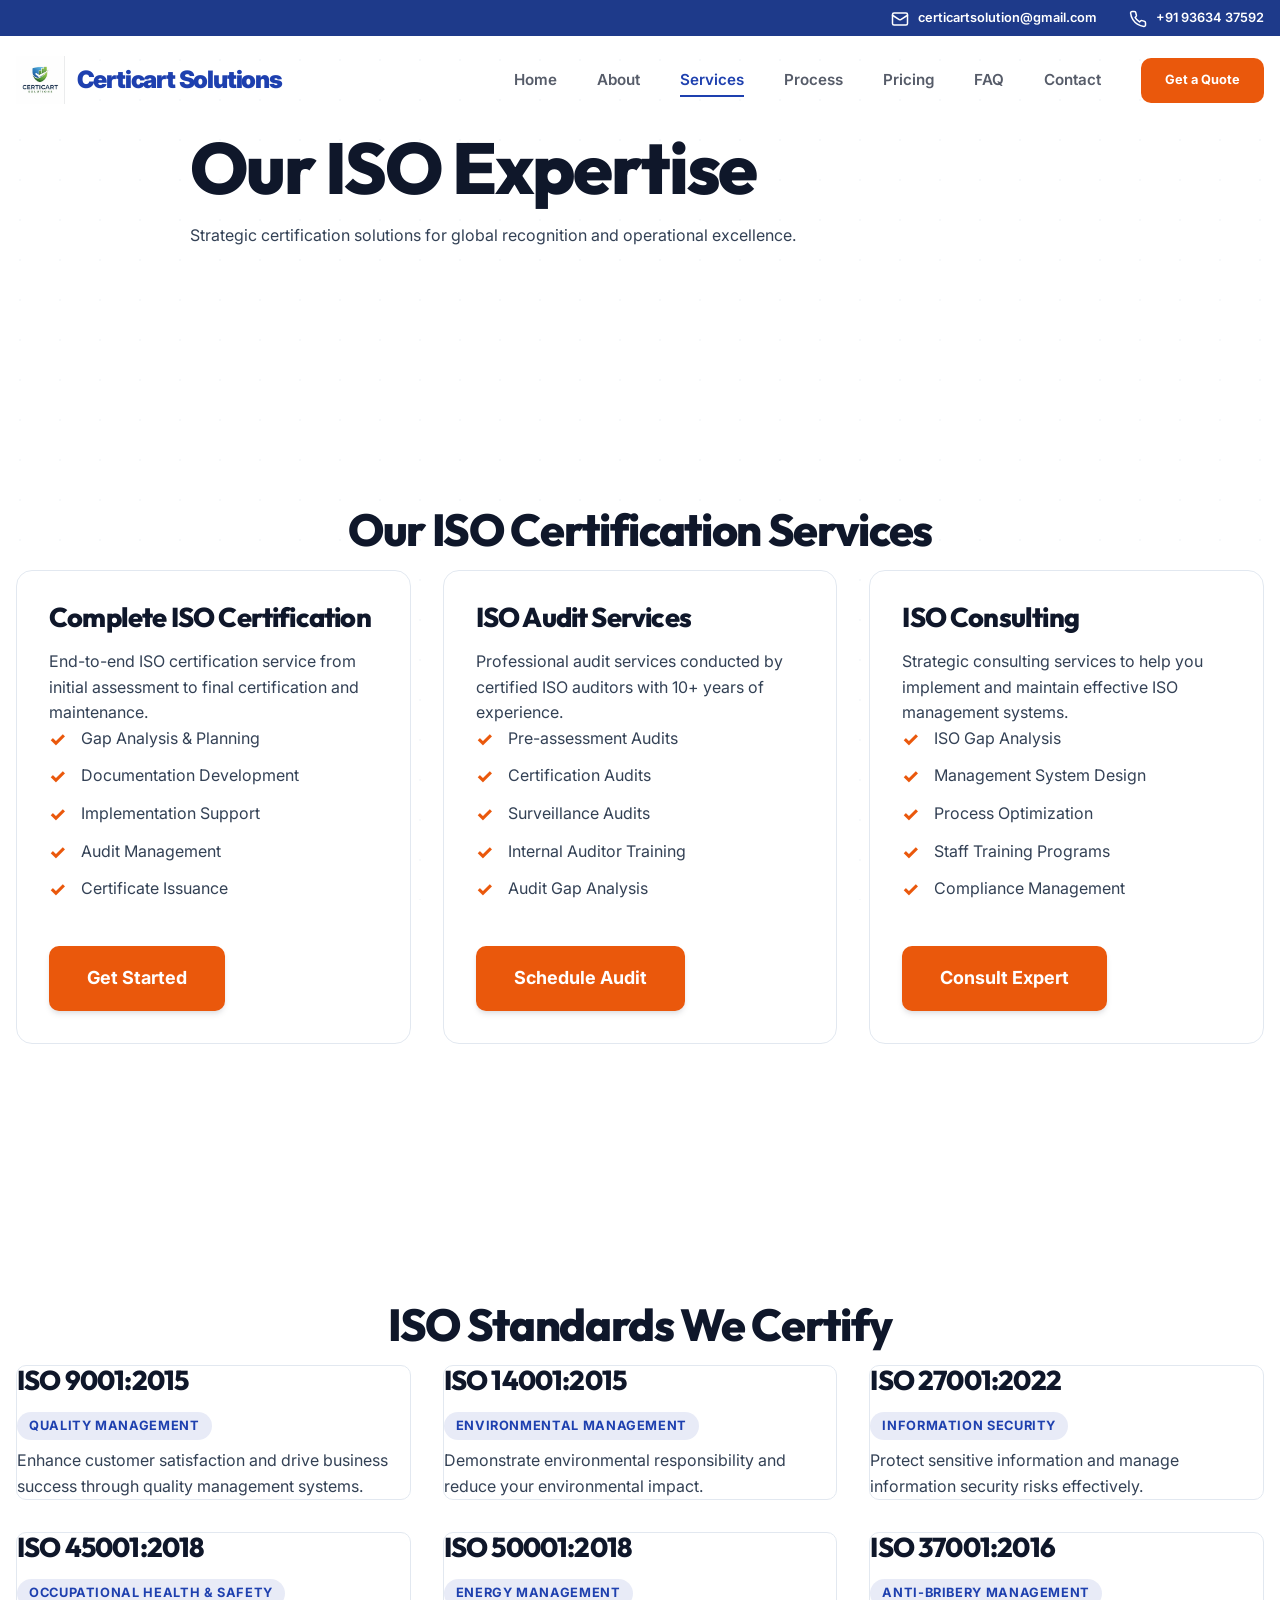
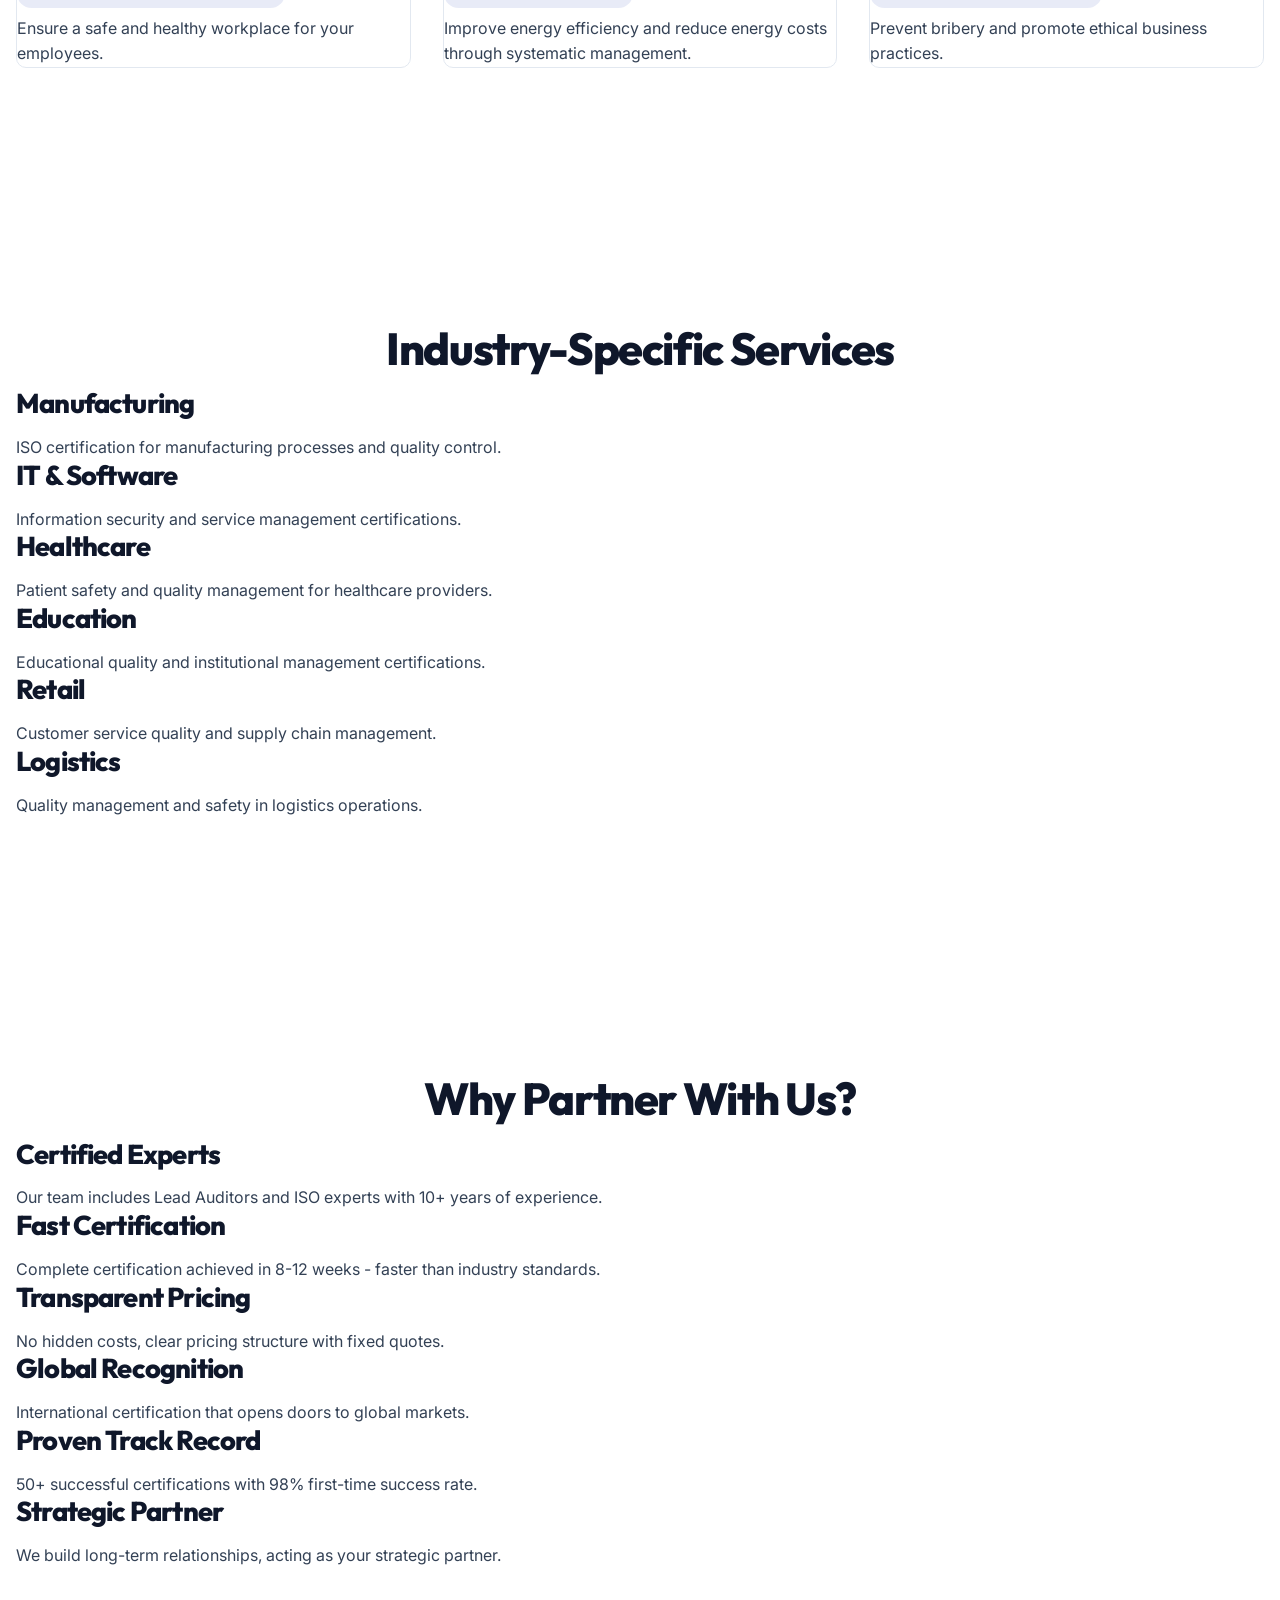
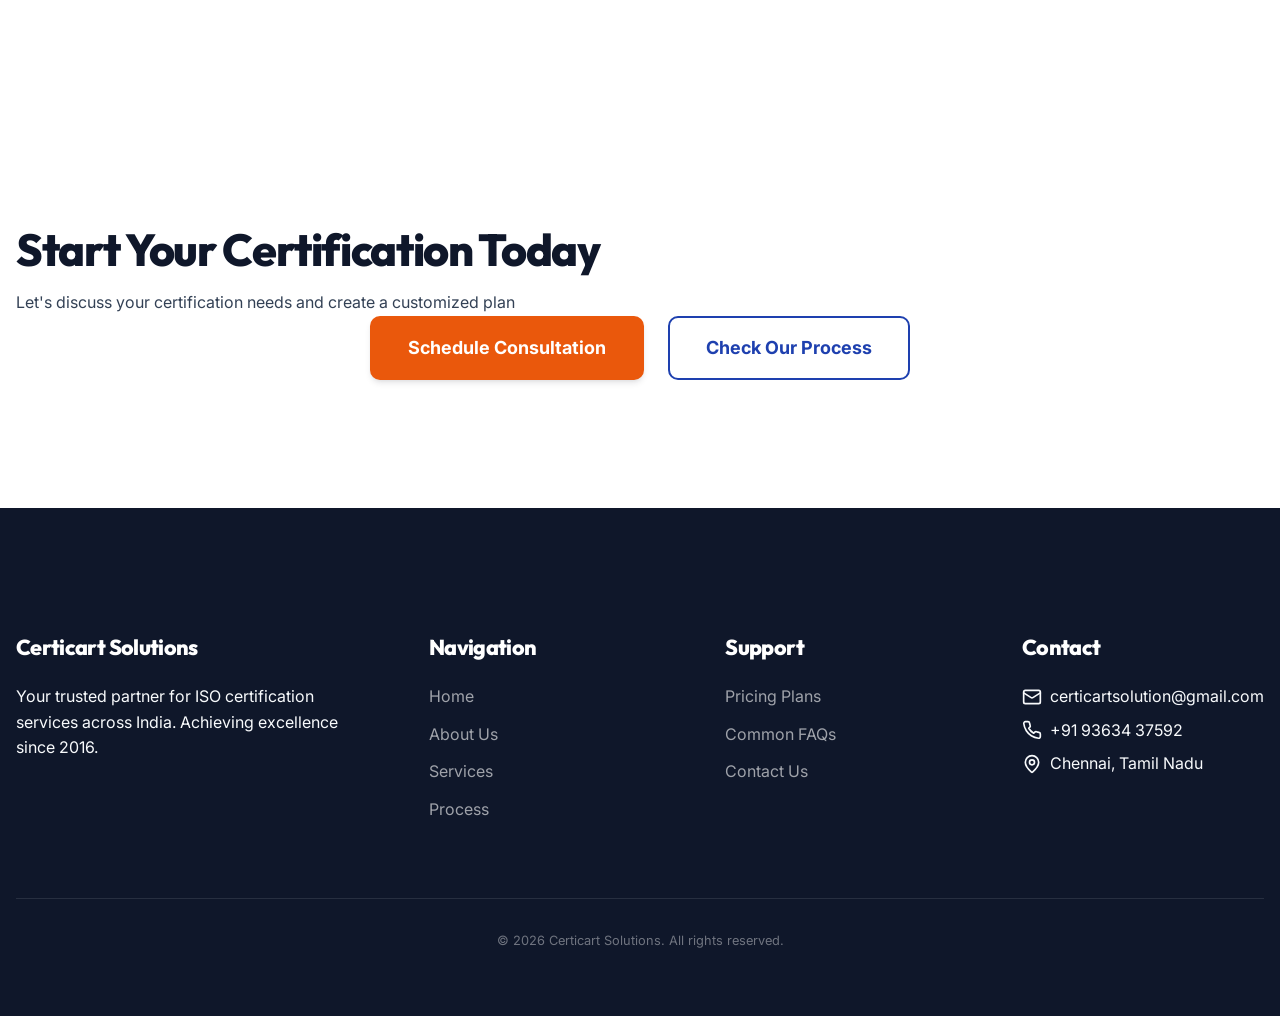
<file: services.html>
<!DOCTYPE html>
<html lang="en">
<head>
    <meta charset="UTF-8">
    <meta name="viewport" content="width=device-width, initial-scale=1.0">
    <title>ISO Certification Services | Certicart Solutions</title>
    <meta name="description" content="Professional ISO certification services for Indian businesses. ISO 9001, ISO 14001, ISO 27001, ISO 45001 certification services by Certicart Solutions.">
    <link rel="stylesheet" href="assets/css/style.css">
    <link rel="preconnect" href="https://fonts.googleapis.com">
    <link rel="preconnect" href="https://fonts.gstatic.com" crossorigin>
    <link href="https://fonts.googleapis.com/css2?family=Inter:wght@300;400;500;600;700&family=Outfit:wght@500;600;700;800&display=swap" rel="stylesheet">
    <link rel="icon" type="image/png" href="assets/logo.png">
</head>
<body>
    <!-- Header Navigation -->
    <header class="header">
        <div class="header-top-bar">
            <div class="container">
                <div class="header-top-item d-flex align-items-center">
                    <svg xmlns="http://www.w3.org/2000/svg" width="16" height="16" viewBox="0 0 24 24" fill="none" stroke="currentColor" stroke-width="2" stroke-linecap="round" stroke-linejoin="round" style="vertical-align: middle; margin-right: 6px;"><rect width="20" height="16" x="2" y="4" rx="2"/><path d="m22 7-8.97 5.7a1.94 1.94 0 0 1-2.06 0L2 7"/></svg> certicartsolution@gmail.com
                </div>
                <div class="header-top-item d-flex align-items-center">
                    <svg xmlns="http://www.w3.org/2000/svg" width="16" height="16" viewBox="0 0 24 24" fill="none" stroke="currentColor" stroke-width="2" stroke-linecap="round" stroke-linejoin="round" style="vertical-align: middle; margin-right: 6px;"><path d="M22 16.92v3a2 2 0 0 1-2.18 2 19.79 19.79 0 0 1-8.63-3.07 19.5 19.5 0 0 1-6-6 19.79 19.79 0 0 1-3.07-8.67A2 2 0 0 1 4.11 2h3a2 2 0 0 1 2 1.72 12.84 12.84 0 0 0 .7 2.81 2 2 0 0 1-.45 2.11L8.09 9.91a16 16 0 0 0 6 6l1.27-1.27a2 2 0 0 1 2.11-.45 12.84 12.84 0 0 0 2.81.7A2 2 0 0 1 22 16.92z"/></svg> +91 93634 37592
                </div>
            </div>
        </div>
        <div class="container">
            <div class="nav-wrapper">
                <a href="index.html" class="logo">
                    <img src="assets/logo.png" alt="Certicart Solutions Logo" class="logo-img">
                    <span class="logo-text">Certicart Solutions</span>
                </a>
                <nav class="nav-menu">
                    <a href="index.html" class="nav-link">Home</a>
                    <a href="about.html" class="nav-link">About</a>
                    <a href="services.html" class="nav-link active">Services</a>
                    <a href="process.html" class="nav-link">Process</a>
                    <a href="pricing.html" class="nav-link">Pricing</a>
                    <a href="faq.html" class="nav-link">FAQ</a>
                    <a href="contact.html" class="nav-link">Contact</a>
                    <a href="contact.html" class="nav-link nav-quote-btn">Get a Quote</a>
                </nav>
                <button class="mobile-menu-toggle" aria-label="Toggle menu">
                    <span></span>
                    <span></span>
                    <span></span>
                </button>
            </div>
        </div>
    </header>

    <section class="hero-sub reveal">
        <div class="container">
            <div class="sub-hero-content">
                <h1>Our ISO Expertise</h1>
                <p>Strategic certification solutions for global recognition and operational excellence.</p>
            </div>
        </div>
    </section>

    <!-- Main Services Grid -->
    <section class="main-services reveal">
        <div class="container">
            <h2 class="section-title text-center">Our ISO Certification Services</h2>
            <div class="services-grid">
                <div class="service-card">
                    <h3 class="service-title">Complete ISO Certification</h3>
                    <p class="service-description">End-to-end ISO certification service from initial assessment to final certification and maintenance.</p>
                    <ul class="service-features">
                        <li>Gap Analysis & Planning</li>
                        <li>Documentation Development</li>
                        <li>Implementation Support</li>
                        <li>Audit Management</li>
                        <li>Certificate Issuance</li>
                    </ul>
                    <div class="service-cta">
                        <a href="contact.html" class="btn-primary">Get Started</a>
                    </div>
                </div>

                <div class="service-card">
                    <h3 class="service-title">ISO Audit Services</h3>
                    <p class="service-description">Professional audit services conducted by certified ISO auditors with 10+ years of experience.</p>
                    <ul class="service-features">
                        <li>Pre-assessment Audits</li>
                        <li>Certification Audits</li>
                        <li>Surveillance Audits</li>
                        <li>Internal Auditor Training</li>
                        <li>Audit Gap Analysis</li>
                    </ul>
                    <div class="service-cta">
                        <a href="contact.html" class="btn-primary">Schedule Audit</a>
                    </div>
                </div>

                <div class="service-card">
                    <h3 class="service-title">ISO Consulting</h3>
                    <p class="service-description">Strategic consulting services to help you implement and maintain effective ISO management systems.</p>
                    <ul class="service-features">
                        <li>ISO Gap Analysis</li>
                        <li>Management System Design</li>
                        <li>Process Optimization</li>
                        <li>Staff Training Programs</li>
                        <li>Compliance Management</li>
                    </ul>
                    <div class="service-cta">
                        <a href="contact.html" class="btn-primary">Consult Expert</a>
                    </div>
                </div>
            </div>
        </div>
    </section>

    <!-- ISO Standards Section -->
    <section class="iso-standards reveal">
        <div class="container">
            <h2 class="section-title text-center">ISO Standards We Certify</h2>
            <div class="standards-grid">
                <div class="standard-card">
                    <div class="standard-header">
                        <h3>ISO 9001:2015</h3>
                        <span class="service-badge">Quality Management</span>
                    </div>
                    <p class="standard-description">Enhance customer satisfaction and drive business success through quality management systems.</p>
                </div>

                <div class="standard-card">
                    <div class="standard-header">
                        <h3>ISO 14001:2015</h3>
                        <span class="service-badge">Environmental Management</span>
                    </div>
                    <p class="standard-description">Demonstrate environmental responsibility and reduce your environmental impact.</p>
                </div>

                <div class="standard-card">
                    <div class="standard-header">
                        <h3>ISO 27001:2022</h3>
                        <span class="service-badge">Information Security</span>
                    </div>
                    <p class="standard-description">Protect sensitive information and manage information security risks effectively.</p>
                </div>

                <div class="standard-card">
                    <div class="standard-header">
                        <h3>ISO 45001:2018</h3>
                        <span class="service-badge">Occupational Health & Safety</span>
                    </div>
                    <p class="standard-description">Ensure a safe and healthy workplace for your employees.</p>
                </div>

                <div class="standard-card">
                    <div class="standard-header">
                        <h3>ISO 50001:2018</h3>
                        <span class="service-badge">Energy Management</span>
                    </div>
                    <p class="standard-description">Improve energy efficiency and reduce energy costs through systematic management.</p>
                </div>

                <div class="standard-card">
                    <div class="standard-header">
                        <h3>ISO 37001:2016</h3>
                        <span class="service-badge">Anti-Bribery Management</span>
                    </div>
                    <p class="standard-description">Prevent bribery and promote ethical business practices.</p>
                </div>
            </div>
        </div>
    </section>

    <!-- Industry Services -->
    <section class="industry-services reveal">
        <div class="container bg-light">
            <h2 class="section-title text-center">Industry-Specific Services</h2>
            <div class="industry-grid">
                <div class="industry-card">
                    <h3>Manufacturing</h3>
                    <p>ISO certification for manufacturing processes and quality control.</p>
                </div>
                <div class="industry-card">
                    <h3>IT & Software</h3>
                    <p>Information security and service management certifications.</p>
                </div>
                <div class="industry-card">
                    <h3>Healthcare</h3>
                    <p>Patient safety and quality management for healthcare providers.</p>
                </div>
                <div class="industry-card">
                    <h3>Education</h3>
                    <p>Educational quality and institutional management certifications.</p>
                </div>
                <div class="industry-card">
                    <h3>Retail</h3>
                    <p>Customer service quality and supply chain management.</p>
                </div>
                <div class="industry-card">
                    <h3>Logistics</h3>
                    <p>Quality management and safety in logistics operations.</p>
                </div>
            </div>
        </div>
    </section>

    <!-- Why Choose Us -->
    <section class="why-services reveal">
        <div class="container">
            <h2 class="section-title text-center">Why Partner With Us?</h2>
            <div class="why-grid">
                <div class="why-item">
                    <h3>Certified Experts</h3>
                    <p>Our team includes Lead Auditors and ISO experts with 10+ years of experience.</p>
                </div>
                <div class="why-item">
                    <h3>Fast Certification</h3>
                    <p>Complete certification achieved in 8-12 weeks - faster than industry standards.</p>
                </div>
                <div class="why-item">
                    <h3>Transparent Pricing</h3>
                    <p>No hidden costs, clear pricing structure with fixed quotes.</p>
                </div>
                <div class="why-item">
                    <h3>Global Recognition</h3>
                    <p>International certification that opens doors to global markets.</p>
                </div>
                <div class="why-item">
                    <h3>Proven Track Record</h3>
                    <p>50+ successful certifications with 98% first-time success rate.</p>
                </div>
                <div class="why-item">
                    <h3>Strategic Partner</h3>
                    <p>We build long-term relationships, acting as your strategic partner.</p>
                </div>
            </div>
        </div>
    </section>

    <!-- CTA Section -->
    <section class="cta-section reveal">
        <div class="container">
            <div class="cta-content text-center">
                <h2 class="cta-title">Start Your Certification Today</h2>
                <p class="cta-subtitle">Let's discuss your certification needs and create a customized plan</p>
                <div class="hero-buttons" style="justify-content: center;">
                    <a href="contact.html" class="btn-primary">Schedule Consultation</a>
                    <a href="process.html" class="btn-secondary">Check Our Process</a>
                </div>
            </div>
        </div>
    </section>

    <!-- Footer -->
    <footer class="footer">
        <div class="container">
            <div class="footer-content">
                <div class="footer-section">
                    <h4>Certicart Solutions</h4>
                    <p>Your trusted partner for ISO certification services across India. Achieving excellence since 2016.</p>
                </div>
                <div class="footer-section">
                    <h4>Navigation</h4>
                    <ul>
                        <li><a href="index.html">Home</a></li>
                        <li><a href="about.html">About Us</a></li>
                        <li><a href="services.html">Services</a></li>
                        <li><a href="process.html">Process</a></li>
                    </ul>
                </div>
                <div class="footer-section">
                    <h4>Support</h4>
                    <ul>
                        <li><a href="pricing.html">Pricing Plans</a></li>
                        <li><a href="faq.html">Common FAQs</a></li>
                        <li><a href="contact.html">Contact Us</a></li>
                    </ul>
                </div>
                <div class="footer-section">
                    <h4>Contact</h4>
                    <p style="display: flex; align-items: center; margin-bottom: 0.5rem;"><svg xmlns="http://www.w3.org/2000/svg" width="16" height="16" viewBox="0 0 24 24" fill="none" stroke="currentColor" stroke-width="2" stroke-linecap="round" stroke-linejoin="round" style="margin-right: 8px;"><rect width="20" height="16" x="2" y="4" rx="2"/><path d="m22 7-8.97 5.7a1.94 1.94 0 0 1-2.06 0L2 7"/></svg> certicartsolution@gmail.com</p>
                    <p style="display: flex; align-items: center; margin-bottom: 0.5rem;"><svg xmlns="http://www.w3.org/2000/svg" width="16" height="16" viewBox="0 0 24 24" fill="none" stroke="currentColor" stroke-width="2" stroke-linecap="round" stroke-linejoin="round" style="margin-right: 8px;"><path d="M22 16.92v3a2 2 0 0 1-2.18 2 19.79 19.79 0 0 1-8.63-3.07 19.5 19.5 0 0 1-6-6 19.79 19.79 0 0 1-3.07-8.67A2 2 0 0 1 4.11 2h3a2 2 0 0 1 2 1.72 12.84 12.84 0 0 0 .7 2.81 2 2 0 0 1-.45 2.11L8.09 9.91a16 16 0 0 0 6 6l1.27-1.27a2 2 0 0 1 2.11-.45 12.84 12.84 0 0 0 2.81.7A2 2 0 0 1 22 16.92z"/></svg> +91 93634 37592</p>
                    <p style="display: flex; align-items: center; margin-bottom: 0.5rem;"><svg xmlns="http://www.w3.org/2000/svg" width="16" height="16" viewBox="0 0 24 24" fill="none" stroke="currentColor" stroke-width="2" stroke-linecap="round" stroke-linejoin="round" style="margin-right: 8px;"><path d="M20 10c0 4.993-5.539 10.193-7.399 11.799a1 1 0 0 1-1.202 0C9.539 20.193 4 14.993 4 10a8 8 0 0 1 16 0"/><circle cx="12" cy="10" r="3"/></svg> Chennai, Tamil Nadu</p>
                </div>
            </div>
            <div class="footer-bottom">
                <p>&copy; 2026 Certicart Solutions. All rights reserved.</p>
            </div>
        </div>
    </footer>

    <button id="back-to-top" aria-label="Back to top">
        <span>↑</span>
    </button>
    <script src="assets/js/script.js"></script>
</body>
</html>
</file>
<file: assets/css/style.css>
/* ===================================
   Design System & Variables
   =================================== */

:root {
    /* Color Palette - Premium Corporate */
    --primary: #1e40af;
    --primary-light: #3b82f6;
    --primary-dark: #1e3a8a;
    --secondary: #0f172a;
    --accent: #ea580c;
    
    /* Neutral Palette */
    --text-main: #0f172a;
    --text-body: #334155;
    --text-muted: #64748b;
    --text-inv: #ffffff;
    --bg-main: #ffffff;
    --bg-subtle: #f8fafc;
    --border: #e2e8f0;
    --surface-glass: rgba(255, 255, 255, 0.95);
    
    /* Harmonized Fluid Typography (Minor Third Scale 1.2) */
    --fs-xs: clamp(0.75rem, 0.7rem + 0.2vw, 0.8rem);
    --fs-sm: clamp(0.875rem, 0.8rem + 0.3vw, 0.95rem);
    --fs-base: clamp(1rem, 0.9rem + 0.5vw, 1.125rem);
    --fs-lg: clamp(1.2rem, 1.1rem + 0.8vw, 1.35rem);
    --fs-h3: clamp(1.4rem, 1.3rem + 1.2vw, 1.7rem);
    --fs-h2: clamp(1.8rem, 1.6rem + 2.5vw, 2.8rem);
    --fs-h1: clamp(2.4rem, 2rem + 5vw, 4.5rem);
    
    /* Consistent Fluid Spacing */
    --space-1: clamp(0.25rem, 0.3vw, 0.3rem);
    --space-2: clamp(0.5rem, 0.5vw, 0.75rem);
    --space-4: clamp(1rem, 1.2vw, 1.5rem);
    --space-8: clamp(1.5rem, 2.5vw, 3rem);
    --space-12: clamp(3rem, 5vw, 6rem);
    --space-24: clamp(4rem, 10vw, 12rem);
    
    /* Premium Design Tokens */
    --shadow-sm: 0 1px 2px rgba(15, 23, 42, 0.05);
    --shadow-md: 0 4px 6px -1px rgba(15, 23, 42, 0.1), 0 2px 4px -1px rgba(15, 23, 42, 0.06);
    --shadow-lg: 0 10px 15px -3px rgba(15, 23, 42, 0.1), 0 4px 6px -2px rgba(15, 23, 42, 0.05);
    --shadow-xl: 0 20px 25px -5px rgba(15, 23, 42, 0.1), 0 10px 10px -5px rgba(15, 23, 42, 0.04);
    
    --radius-sm: 6px;
    --radius-md: 10px;
    --radius-lg: 16px;
    --radius-full: 9999px;
    
    --transition-base: 0.3s cubic-bezier(0.4, 0, 0.2, 1);
    --transition-smooth: 0.5s cubic-bezier(0.4, 0, 0.2, 1);
}

/* ===================================
   Base Reset
   =================================== */

* {
    margin: 0;
    padding: 0;
    box-sizing: border-box;
    -webkit-tap-highlight-color: transparent;
}

img, video, iframe {
    max-width: 100%;
    height: auto;
    display: block;
}

svg {
    flex-shrink: 0;
}

html {
    scroll-behavior: smooth;
    font-size: 16px; 
}

body {
    font-family: 'Inter', -apple-system, system-ui, sans-serif;
    line-height: 1.6;
    color: var(--text-body);
    background-color: var(--bg-main);
    overflow-x: hidden;
    -webkit-font-smoothing: antialiased;
}

body::before {
    content: '';
    position: fixed;
    top: 0; left: 0; right: 0; bottom: 0;
    pointer-events: none;
    z-index: -1;
    background-image: radial-gradient(var(--border) 1px, transparent 1px);
    background-size: 40px 40px;
    opacity: 0.3;
}

.container {
    max-width: 1320px;
    margin: 0 auto;
    padding: 0 var(--space-4);
}

section {
    padding: var(--space-24) 0;
}

/* ===================================
   Typography (Harmonized)
   =================================== */

h1, h2, h3, h4, h5, h6 {
    font-family: 'Outfit', -apple-system, system-ui, sans-serif;
    font-weight: 800;
    line-height: 1.1;
    color: var(--text-main);
    letter-spacing: -0.03em;
    margin-bottom: var(--space-4);
}

h1 { font-size: var(--fs-h1); }
h2 { font-size: var(--fs-h2); }
h3 { font-size: var(--fs-h3); }

.section-title {
    text-align: center;
    max-width: 900px;
    margin-left: auto;
    margin-right: auto;
}

.section-subtitle {
    font-size: var(--fs-lg);
    color: var(--text-muted);
    text-align: center;
    margin-bottom: var(--space-12);
    max-width: 700px;
    margin-left: auto;
    margin-right: auto;
    font-weight: 500;
}

/* ===================================
   Buttons (Refined)
   =================================== */

.btn-primary, .btn-secondary {
    display: inline-flex;
    align-items: center;
    justify-content: center;
    padding: 1rem 2.25rem;
    text-decoration: none !important;
    font-weight: 700;
    border-radius: var(--radius-md);
    transition: var(--transition-base);
    cursor: pointer;
    font-size: var(--fs-base);
    gap: 0.75rem;
    border: 2px solid transparent;
    white-space: nowrap;
    text-align: center;
}

.btn-primary {
    background: var(--accent);
    color: #ffffff !important;
    box-shadow: var(--shadow-md);
    position: relative;
    overflow: hidden;
}

.btn-primary::after {
    content: '';
    position: absolute;
    top: 0; left: -100%;
    width: 50%; height: 100%;
    background: linear-gradient(to right, rgba(255,255,255,0) 0%, rgba(255,255,255,0.3) 50%, rgba(255,255,255,0) 100%);
    transform: skewX(-25deg);
    transition: all 0.75s ease;
}

.btn-primary:hover::after {
    left: 200%;
}

.btn-primary:hover {
    background: #c2410c;
    transform: translateY(-2px);
    box-shadow: var(--shadow-lg);
}

.btn-secondary {
    background: #ffffff;
    color: var(--primary) !important;
    border-color: var(--primary);
}

.btn-secondary:hover {
    background: var(--bg-subtle);
    transform: translateY(-2px);
    box-shadow: var(--shadow-sm);
}

/* ===================================
   Header & Nav (Premium Alignment)
   =================================== */

.header {
    position: fixed;
    top: 0;
    left: 0;
    width: 100%;
    z-index: 1000;
    transition: var(--transition-smooth);
}

.header-top-bar {
    background: var(--primary-dark);
    color: var(--text-inv);
    font-size: var(--fs-xs);
    padding: 0.5rem 0;
    font-weight: 600;
    transition: var(--transition-base);
}

.header-top-bar .container {
    display: flex;
    justify-content: flex-end;
    gap: 2rem;
}

.header-top-item svg {
    width: 18px;
    height: 18px;
}

.header.scrolled {
    background: var(--surface-glass);
    backdrop-filter: blur(12px);
    box-shadow: var(--shadow-sm);
}

.header.scrolled .header-top-bar {
    margin-top: -40px;
    opacity: 0;
}

.nav-wrapper {
    display: flex;
    justify-content: space-between;
    align-items: center;
    padding: 1.25rem 0;
    transition: var(--transition-smooth);
}

.header.scrolled .nav-wrapper {
    padding: 0.75rem 0;
}

.logo {
    display: flex;
    align-items: center;
    gap: 0.75rem;
    text-decoration: none;
    z-index: 2001;
}

.logo-img {
    height: 48px;
    width: auto;
}

.logo-text {
    font-size: 1.5rem;
    font-weight: 900;
    color: var(--primary);
    letter-spacing: -0.05em;
}

.nav-menu {
    display: flex;
    list-style: none;
    gap: 2.5rem;
    align-items: center;
}

.nav-link {
    text-decoration: none;
    color: var(--text-main);
    font-weight: 600;
    font-size: var(--fs-sm);
    transition: var(--transition-base);
    opacity: 0.7;
    position: relative;
}

.nav-link::after {
    content: '';
    position: absolute;
    width: 0;
    height: 2px;
    bottom: -4px;
    left: 0;
    background-color: var(--primary);
    transition: width 0.3s ease;
}

.nav-link:hover::after, .nav-link.active::after {
    width: 100%;
}

.nav-link:hover, .nav-link.active {
    color: var(--primary);
    opacity: 1;
}

.nav-quote-btn {
    background: var(--accent);
    color: #fff !important;
    padding: 0.75rem 1.5rem;
    border-radius: var(--radius-md);
    font-weight: 700;
    opacity: 1 !important;
    font-size: var(--fs-xs);
}

.nav-quote-btn::after {
    display: none;
}

/* ===================================
   Hero Sections (High-Impact)
   =================================== */

.hero {
    min-height: 90vh;
    display: flex;
    align-items: center;
    background: linear-gradient(135deg, rgba(239,246,255,1) 0%, rgba(255,255,255,1) 100%);
    padding-top: 140px;
    position: relative;
}

.hero::after {
    content: '';
    position: absolute;
    top: 0; left: 0; right: 0; bottom: 0;
    background: url('[data-uri]') left top;
    opacity: 0.2;
    mask-image: linear-gradient(to bottom, white, transparent);
    z-index: 0;
    pointer-events: none;
}
.hero-content {
    position: relative;
    z-index: 1;
}

.hero-content {
    display: grid;
    grid-template-columns: 1.15fr 0.85fr;
    gap: var(--space-12);
    align-items: center;
}

.hero-title {
    margin-bottom: var(--space-8);
}

.hero-subtitle {
    font-size: var(--fs-lg);
    margin-bottom: var(--space-12);
    max-width: 600px;
}

.hero-buttons {
    display: flex;
    gap: 1.5rem;
}

.hero-image img {
    width: 100%;
    height: auto;
    border-radius: var(--radius-lg);
    box-shadow: var(--shadow-xl);
    animation: floating 8s ease-in-out infinite;
}

/* Sub-page Heroes */
.about-hero, .services-hero, .process-hero, .pricing-hero, .faq-hero, .contact-hero {
    padding-top: 180px;
    padding-bottom: var(--space-12);
    background: var(--bg-subtle);
    text-align: center;
}

.sub-hero-content {
    max-width: 900px;
    margin: 0 auto;
}

@keyframes floating {
    0%, 100% { transform: translateY(0) scale(1); }
    50% { transform: translateY(-30px) scale(1.02); }
}

/* ===================================
   Components (Balanced Alignment)
   =================================== */

/* Service & Pricing Cards */
.services-grid, .pricing-grid, .faq-grid {
    display: grid;
    grid-template-columns: repeat(auto-fit, minmax(320px, 1fr));
    gap: var(--space-8);
}

.service-item, .service-card, .pricing-card {
    background: var(--bg-main);
    padding: var(--space-8);
    border-radius: var(--radius-lg);
    border: 1px solid var(--border);
    transition: var(--transition-base);
    height: 100%;
    display: flex;
    flex-direction: column;
}

.service-item:hover, .service-card:hover, .pricing-card:hover {
    transform: translateY(-10px);
    box-shadow: var(--shadow-xl);
    border-color: var(--primary-light);
}

.pricing-card.featured {
    border-color: var(--accent);
    box-shadow: var(--shadow-md);
    position: relative;
    overflow: hidden;
    transform: scale(1.02);
}

.pricing-card.featured::before {
    content: 'Most Popular';
    position: absolute;
    top: 20px;
    right: -35px;
    background: var(--accent);
    color: white;
    font-size: 0.75rem;
    font-weight: 700;
    padding: 0.25rem 3rem;
    transform: rotate(45deg);
    z-index: 10;
    text-transform: uppercase;
    letter-spacing: 1px;
}

.pricing-features, .service-features {
    list-style: none;
    margin-bottom: var(--space-8);
    flex-grow: 1;
}

.pricing-features li, .service-features li {
    position: relative;
    padding-left: 2rem;
    margin-bottom: 0.75rem;
}

.pricing-features li::before, .service-features li::before {
    content: '✓';
    position: absolute;
    left: 0;
    top: -2px;
    color: var(--accent);
    font-weight: 800;
    font-size: 1.2rem;
}

.service-cta {
    margin-top: auto;
}

.service-icon {
    margin-bottom: var(--space-4);
    display: flex;
}

.service-icon svg {
    transition: var(--transition-base);
}

.service-item:hover .service-icon svg {
    transform: scale(1.1);
}

.service-badge {
    display: inline-block;
    background: rgba(30, 64, 175, 0.1);
    color: var(--primary);
    padding: 0.25rem 0.75rem;
    border-radius: var(--radius-full);
    font-size: var(--fs-xs);
    font-weight: 700;
    text-transform: uppercase;
    letter-spacing: 0.05em;
    margin-bottom: 0.5rem;
}

/* ===================================
   FAQ Accordion (Polished)
   =================================== */

.faq-item {
    border: 1px solid var(--border);
    border-radius: var(--radius-md);
    margin-bottom: 1.5rem;
    overflow: hidden;
    background: var(--bg-main);
    transition: var(--transition-base);
}

.faq-question {
    padding: 1.5rem 2rem;
    display: flex;
    justify-content: space-between;
    align-items: center;
    cursor: pointer;
}

.faq-question h3 {
    font-size: var(--fs-base);
    margin-bottom: 0;
    padding-right: 1.5rem;
}

.faq-toggle {
    font-size: 1.5rem;
    color: var(--primary);
    transition: var(--transition-base);
}

.faq-answer {
    max-height: 0;
    overflow: hidden;
    padding: 0 2rem;
    transition: var(--transition-smooth);
    background: var(--bg-subtle);
}

.faq-item.active-faq {
    border-color: var(--primary);
}

.faq-item.active-faq .faq-answer {
    max-height: 1000px;
    padding: 1.5rem 2rem;
    border-top: 1px solid var(--border);
}

.faq-item.active-faq .faq-toggle {
    transform: rotate(180deg);
}

/* ===================================
   Reveal System
   =================================== */

.reveal {
    opacity: 0;
    transform: translateY(40px);
    transition: opacity 0.8s ease, transform 0.8s cubic-bezier(0.2, 0.8, 0.2, 1);
}

.reveal.active {
    opacity: 1;
    transform: translateY(0);
}

.active.service-item, .active.service-card, .active.faq-item, .active.footer-section {
    animation: fadeInUp 0.7s cubic-bezier(0.2, 0.8, 0.2, 1) both;
}

@keyframes fadeInUp {
    from { opacity: 0; transform: translateY(30px); }
    to { opacity: 1; transform: translateY(0); }
}

/* ===================================
   Footer (Professional)
   =================================== */

.footer {
    background: var(--secondary);
    color: #f8fafc;
    padding: var(--space-24) 0 var(--space-12);
}

.footer-content {
    display: grid;
    grid-template-columns: 1.5fr 1fr 1fr 1fr;
    gap: var(--space-12);
}

.footer h4 {
    color: #fff;
    font-size: var(--fs-lg);
    margin-bottom: 1.5rem;
}

.footer ul { list-style: none; }
.footer li { margin-bottom: 0.75rem; }
.footer a {
    color: rgba(255,255,255,0.6);
    text-decoration: none;
    transition: var(--transition-base);
}

.footer a:hover {
    color: #fff;
    padding-left: 5px;
}

.footer-section p svg {
    width: 20px;
    height: 20px;
}

.footer-bottom {
    margin-top: var(--space-12);
    padding-top: var(--space-8);
    border-top: 1px solid rgba(255,255,255,0.1);
    text-align: center;
    color: rgba(255,255,255,0.4);
    font-size: var(--fs-xs);
}

/* ===================================
   Grid & Layout System (Custom)
   =================================== */

.row {
    display: flex;
    flex-wrap: wrap;
    gap: var(--space-8);
}
.col-lg-6 {
    flex: 1 1 calc(50% - var(--space-4));
    min-width: 320px;
}
.col-lg-5 {
    flex: 1 1 calc(41.666% - var(--space-4));
    min-width: 320px;
}
.col-lg-7 {
    flex: 1 1 calc(58.333% - var(--space-4));
    min-width: 320px;
}

.stats-grid {
    display: grid;
    grid-template-columns: repeat(2, 1fr);
    gap: var(--space-8);
}
.stat-item {
    background: var(--bg-subtle);
    padding: var(--space-8);
    border-radius: var(--radius-lg);
    text-align: center;
    border: 1px solid var(--border);
    transition: var(--transition-base);
}
.stat-item:hover {
    border-color: var(--primary-light);
    transform: translateY(-5px);
}
.stat-number {
    font-family: 'Outfit', sans-serif;
    font-size: 3rem;
    font-weight: 800;
    color: var(--accent);
    line-height: 1.1;
    margin-bottom: 0.5rem;
}
.stat-label {
    font-weight: 600;
    color: var(--text-main);
}

.team-grid {
    display: grid;
    grid-template-columns: repeat(3, 1fr);
    gap: var(--space-8);
}
.team-member {
    background: var(--bg-main);
    padding: var(--space-8);
    border-radius: var(--radius-lg);
    border: 1px solid var(--border);
    transition: var(--transition-base);
    text-align: center;
}
.team-member:hover {
    box-shadow: var(--shadow-md);
    border-color: var(--primary-light);
    transform: translateY(-5px);
}
.member-name { margin-bottom: 0.25rem; font-size: 1.25rem; }
.member-title { color: var(--accent); font-weight: 600; font-size: 0.9rem; margin-bottom: 1rem; }
.member-expertise { font-size: 0.9rem; color: var(--text-body); }

.values-grid {
    display: grid;
    grid-template-columns: repeat(4, 1fr);
    gap: var(--space-8);
}
.value-item {
    background: var(--bg-main);
    padding: var(--space-8);
    border-radius: var(--radius-lg);
    border: 1px solid var(--border);
    text-align: center;
}

.standards-grid {
    display: grid;
    grid-template-columns: repeat(auto-fit, minmax(300px, 1fr));
    gap: var(--space-8);
}
.standard-card {
    background: var(--bg-main);
    padding: var(--space-6);
    border-radius: var(--radius-md);
    border: 1px solid var(--border);
    transition: var(--transition-base);
}
.standard-card:hover {
    box-shadow: var(--shadow-sm);
    transform: translateY(-2px);
    border-color: var(--primary-light);
}

.contact-grid {
    display: grid;
    grid-template-columns: 5fr 7fr;
    gap: var(--space-12);
    align-items: start;
}
.contact-method {
    margin-bottom: var(--space-8);
}
.contact-method h3 { margin-bottom: 0.5rem; }

/* About History Timeline */
.history-timeline {
    position: relative;
    padding-left: 2rem;
    border-left: 2px solid var(--border);
    margin-top: var(--space-8);
}
.history-timeline-item {
    position: relative;
    margin-bottom: var(--space-8);
}
.history-timeline-item::before {
    content: '';
    position: absolute;
    left: -2.45rem;
    top: 0.25rem;
    width: 16px;
    height: 16px;
    border-radius: 50%;
    background: var(--primary);
    border: 4px solid var(--bg-main);
}
.timeline-year {
    font-weight: 800;
    color: var(--accent);
    font-size: 1.25rem;
    margin-bottom: 0.5rem;
    font-family: 'Outfit', sans-serif;
}
.timeline-content-box {
    background: var(--bg-subtle);
    padding: var(--space-4) var(--space-6);
    border-radius: var(--radius-md);
    border: 1px solid var(--border);
}


/* ===================================
   Responsive Overrides (High-Fidelity)
   =================================== */

/* Mobile Menu Toggle */
.mobile-menu-toggle {
    display: none;
    flex-direction: column;
    gap: 6px;
    background: none;
    border: none;
    cursor: pointer;
    z-index: 2005;
    padding: 10px;
    min-width: 48px;
    min-height: 48px;
    align-items: center;
    justify-content: center;
}

.mobile-menu-toggle span {
    display: block;
    width: 30px;
    height: 3px;
    background: var(--primary);
    border-radius: 4px;
    transition: var(--transition-base);
}

.mobile-menu-toggle.active span:nth-child(1) { transform: translateY(9px) rotate(45deg); }
.mobile-menu-toggle.active span:nth-child(2) { opacity: 0; }
.mobile-menu-toggle.active span:nth-child(3) { transform: translateY(-9px) rotate(-45deg); }

@media (max-width: 1024px) {
    .nav-menu {
        position: fixed;
        top: 0;
        right: -100%;
        width: 85vw;
        max-width: 400px;
        height: 100vh;
        height: 100dvh;
        background: var(--bg-main);
        flex-direction: column;
        justify-content: flex-start;
        align-items: center;
        gap: var(--space-4);
        z-index: 2000;
        padding: 100px var(--space-8) var(--space-8);
        overflow-y: auto;
        transition: right 0.4s cubic-bezier(0.4, 0, 0.2, 1), box-shadow 0.4s ease;
        display: flex;
        box-shadow: none;
    }
    
    .nav-menu.active {
        right: 0;
        box-shadow: -10px 0 30px rgba(0, 0, 0, 0.1);
    }
    
    .nav-menu .nav-link {
        font-size: 1.25rem;
        opacity: 1;
        min-height: 48px;
        display: flex;
        align-items: center;
        padding: 0.5rem 1rem;
        width: 100%;
        justify-content: center;
    }
    
    .mobile-menu-toggle {
        display: flex;
        position: relative;
        z-index: 2005;
    }
    
    .footer-content { grid-template-columns: 1fr 1fr; }
}

/* Mobile Menu Overlay */
.menu-overlay {
    position: fixed;
    inset: 0;
    background: rgba(15, 23, 42, 0.5);
    z-index: 1999;
    opacity: 0;
    pointer-events: none;
    transition: opacity 0.3s ease;
    backdrop-filter: blur(4px);
    -webkit-backdrop-filter: blur(4px);
}

.menu-overlay.active {
    opacity: 1;
    pointer-events: auto;
}

@media (max-width: 768px) {
    :root {
        /* Mobile 8px grid optimization - +20% base padding approx */
        --space-4: 24px;
        --space-8: 40px;
        --space-12: 64px;
    }

    .header-top-bar {
        display: none;
    }
    
    .hero-content {
        grid-template-columns: 1fr;
        text-align: center;
        gap: var(--space-8);
    }
    
    .hero-image img {
        margin-top: var(--space-4);
    }
    
    .hero-buttons { 
        justify-content: center; 
        flex-direction: column; 
    }
    
    .btn-primary, .btn-secondary { 
        width: 100%; 
        min-height: 48px; 
    }
    
    section { padding: var(--space-12) 0; }

    /* Form Overlaps & Touch Targets */
    .contact-form input, .contact-form select, .contact-form textarea {
        min-height: 48px;
        font-size: 16px !important; /* Prevents iOS Safari zoom */
    }
    
    .footer-section a {
        min-height: 48px;
        display: inline-flex;
        align-items: center;
    }
}

/* ===================================
   Process Page UI/UX
   =================================== */

.process-steps {
    display: grid;
    grid-template-columns: repeat(auto-fit, minmax(280px, 1fr));
    gap: var(--space-8);
}

.step {
    background: var(--bg-main);
    padding: var(--space-8);
    border-radius: var(--radius-lg);
    border: 1px solid var(--border);
    position: relative;
    transition: var(--transition-base);
}
.step:hover {
    box-shadow: var(--shadow-lg);
    border-color: var(--primary-light);
    transform: translateY(-5px);
}
.step-number {
    font-family: 'Outfit', sans-serif;
    font-size: 4rem;
    font-weight: 800;
    color: rgba(30, 64, 175, 0.05);
    position: absolute;
    top: var(--space-4);
    right: var(--space-4);
    line-height: 1;
}
.step-content h3 {
    margin-top: var(--space-8);
}

.detailed-step {
    background: var(--bg-subtle);
}
.detailed-content {
    display: flex;
    flex-direction: column;
    gap: var(--space-12);
}
.step-detail {
    display: grid;
    grid-template-columns: 1fr 2fr;
    gap: var(--space-12);
    background: var(--bg-main);
    padding: var(--space-8);
    border-radius: var(--radius-lg);
    box-shadow: var(--shadow-sm);
    border: 1px solid var(--border);
}

.step-number-large {
    font-family: 'Outfit', sans-serif;
    font-size: 5rem;
    font-weight: 800;
    color: var(--primary);
    line-height: 1;
    margin-bottom: var(--space-4);
}
.timeline-list {
    list-style: none;
    margin-bottom: var(--space-8);
}
.timeline-list li {
    padding-left: 2rem;
    position: relative;
    margin-bottom: 1rem;
}
.timeline-list li::before {
    content: '→';
    position: absolute;
    left: 0;
    color: var(--accent);
    font-weight: bold;
}

.documents-list, .activities-list, .deliverables-list {
    display: flex;
    flex-wrap: wrap;
    gap: var(--space-2);
    margin-bottom: var(--space-8);
}

.document-item, .activity-item, .deliverable-item {
    background: rgba(30, 64, 175, 0.05);
    color: var(--primary-dark);
    padding: 0.5rem 1rem;
    border-radius: var(--radius-full);
    font-size: var(--fs-sm);
    font-weight: 600;
    border: 1px solid rgba(30, 64, 175, 0.1);
}

.timeline {
    position: relative;
    max-width: 800px;
    margin: 0 auto;
    padding: var(--space-8) 0;
}
.timeline::before {
    content: '';
    position: absolute;
    top: 0;
    bottom: 0;
    left: 50%;
    width: 2px;
    background: var(--border);
    transform: translateX(-50%);
}
.timeline-item {
    position: relative;
    margin-bottom: var(--space-8);
    width: 50%;
    padding-right: var(--space-8);
}
.timeline-item:nth-child(even) {
    margin-left: 50%;
    padding-right: 0;
    padding-left: var(--space-8);
}
.timeline-dot {
    position: absolute;
    top: 0;
    right: -10px;
    width: 20px;
    height: 20px;
    background: var(--accent);
    border-radius: 50%;
    border: 4px solid var(--bg-main);
    z-index: 2;
    transition: var(--transition-base);
}
.timeline-item:hover .timeline-dot {
    transform: scale(1.3);
}
.timeline-item:nth-child(even) .timeline-dot {
    right: auto;
    left: -10px;
}
.timeline-content {
    background: var(--bg-main);
    padding: var(--space-4);
    border-radius: var(--radius-md);
    box-shadow: var(--shadow-sm);
    border: 1px solid var(--border);
    transition: var(--transition-base);
}
.timeline-item:hover .timeline-content {
    border-color: var(--primary-light);
    transform: translateY(-2px);
}
.timeline-date {
    font-size: var(--fs-xs);
    font-weight: 700;
    color: var(--accent);
    text-transform: uppercase;
    letter-spacing: 0.05em;
    margin-bottom: 0.5rem;
}

.benefits-grid {
    display: grid;
    grid-template-columns: repeat(auto-fit, minmax(250px, 1fr));
    gap: var(--space-8);
}
.benefit-item {
    background: var(--bg-main);
    padding: var(--space-8);
    border-radius: var(--radius-lg);
    border: 1px solid var(--border);
    text-align: center;
    transition: var(--transition-base);
}
.benefit-item:hover {
    transform: translateY(-5px);
    box-shadow: var(--shadow-md);
    border-color: var(--primary-light);
}

@media (max-width: 768px) {
    .step-detail {
        grid-template-columns: 1fr;
    }
    .timeline::before {
        left: 20px;
    }
    .timeline-item {
        width: 100%;
        padding-left: 50px !important;
        padding-right: 0 !important;
        margin-left: 0 !important;
    }
    .timeline-dot {
        left: 10px !important;
        right: auto !important;
    }
}

@media (max-width: 992px) {
    .team-grid, .values-grid {
        grid-template-columns: repeat(2, 1fr);
    }
    .contact-grid {
        grid-template-columns: 1fr;
    }
}

@media (max-width: 768px) {
    .team-grid, .values-grid, .stats-grid {
        grid-template-columns: 1fr;
    }
    .col-lg-5, .col-lg-6, .col-lg-7 {
        flex: 1 1 100%;
    }
}
</file>
